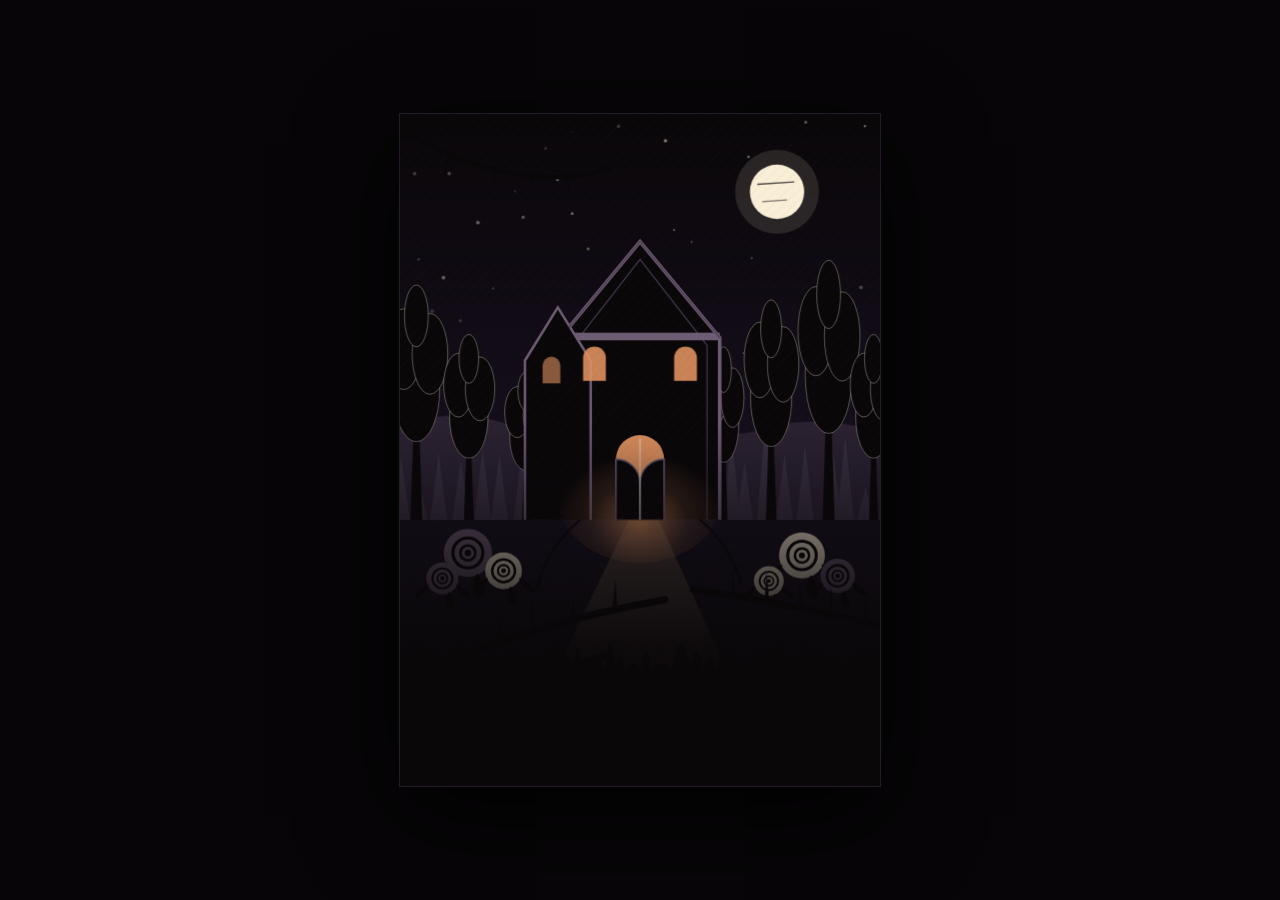
<file: book.html>
<!DOCTYPE html>
<html lang="zh-CN">
<head>
<meta charset="utf-8">
<meta name="viewport" content="width=device-width,initial-scale=1,viewport-fit=cover,user-scalable=no">
<meta name="theme-color" content="#0A0709">
<title>星尘古牌 · 塔罗屋</title>
<link rel="icon" href="./00.png">
<style>
@font-face{font-family:'XCSerif';src:url('./assets/fonts/noto-serif-sc-subset.woff2') format('woff2');font-display:swap}
*{margin:0;padding:0;box-sizing:border-box;-webkit-tap-highlight-color:transparent}
:root{
  --ink:#0A0709; --ink2:#141019; --wall:#201826;
  --violet:#6E5C75; --violetD:#3E3446; --violetL:#8F7C96;
  --paper:#F9EFD7; --paperHi:#FFFCF0; --paperMid:#E8D8B6; --paperD:#C9AC80;
  --ochre:#DE915F; --red:#D93A33;
  --serif:'XCSerif','Noto Serif CJK SC','Songti SC','PingFang SC',serif;
}
html,body{height:100%;background:#070507;overflow:hidden}
body{display:grid;place-items:center;font-family:var(--serif);color:var(--paper);
  -webkit-font-smoothing:antialiased;text-rendering:optimizeLegibility}
#page{position:relative;width:min(100vw,480px);aspect-ratio:5/7;max-height:100dvh;overflow:hidden;
  background:var(--ink);box-shadow:0 0 0 1px #241c2a,0 28px 90px rgba(0,0,0,.75);isolation:isolate}

/* ============ 分层：底景 → 牌（中景）→ 前景 → 遮光 → 文字 ============ */
#art{position:absolute;inset:0;z-index:1}
#art svg{position:absolute;inset:0;width:100%;height:100%;display:block}
#cards{position:absolute;inset:0;pointer-events:none;perspective:1000px;z-index:2}
#fg{position:absolute;inset:0;pointer-events:none;z-index:3}
#fg svg{position:absolute;inset:0;width:100%;height:100%;display:block}
#scrim{position:absolute;inset:0;pointer-events:none;z-index:4;
  background:linear-gradient(180deg,rgba(10,7,9,0) 46%,rgba(10,7,9,.55) 62%,rgba(10,7,9,.92) 78%,#0A0709 88%);
  opacity:0;transition:opacity 1.1s ease}
#scrim.on{opacity:1}
#dimmer{position:absolute;inset:0;pointer-events:none;z-index:5;background:rgba(10,7,9,0);
  transition:background 1.1s ease}
#txt{position:absolute;left:0;right:0;bottom:0;height:42%;padding:0 26px 22px;display:flex;flex-direction:column;
  justify-content:flex-end;pointer-events:none;z-index:6}
#txt>*{pointer-events:auto}

.ly{will-change:transform;transform-origin:50% 62%}
#art>svg{transform-origin:50% 46%}
.fgly{transform-origin:50% 62%}
.doorleaf{transform-box:fill-box;will-change:transform}
.doorleaf[data-side="L"]{transform-origin:left center}
.doorleaf[data-side="R"]{transform-origin:right center}

/* ============ 文字 ============ */
.line{font-size:14.5px;line-height:2.05;letter-spacing:.10em;color:var(--paper);
  opacity:0;transform:translateY(10px);transition:opacity 1.1s ease,transform 1.1s ease}
.line.on{opacity:1;transform:none}
.line.dim{color:var(--violetL)}
.line.big{font-size:17px;line-height:1.9;letter-spacing:.16em;color:var(--paperHi)}
.line.ochre{color:var(--ochre);font-size:10px;letter-spacing:.42em;line-height:2.6}
.rule{height:1px;background:var(--violet);opacity:.42;margin:14px 0 12px;width:100%}
.hint{font-size:9.5px;letter-spacing:.36em;color:var(--violetL);margin-top:12px;animation:breathe 2.6s ease-in-out infinite}
@keyframes breathe{0%,100%{opacity:.4}50%{opacity:1}}

/* ============ 选项 ============ */
#opts{display:flex;flex-direction:column;gap:0;margin-top:4px}
.opt{display:flex;align-items:center;gap:14px;padding:13px 2px;position:relative;cursor:pointer;
  opacity:0;transform:translateY(8px);transition:opacity .7s ease,transform .7s ease}
.opt.on{opacity:1;transform:none}
.opt .n{font-size:9px;color:var(--violetL);letter-spacing:0;width:14px;flex:none}
.opt .t{font-size:14.5px;letter-spacing:.12em;color:var(--paper)}
.opt .d{font-size:9.5px;letter-spacing:.2em;color:var(--violetL);margin-left:auto}
.opt .l{position:absolute;left:0;right:0;bottom:0;height:1px;background:var(--violet);opacity:.28}
.opt:active .t{color:var(--red)}
.opt.sel .t{color:var(--paperHi)}
.opt.sel .l{background:var(--red);opacity:1;height:2px}

/* ============ 盖印 ============ */
.seal{margin-top:18px;width:100%;display:flex;align-items:center;gap:14px;cursor:pointer;
  opacity:0;transform:translateY(8px);transition:opacity .7s,transform .7s}
.seal.on{opacity:1;transform:none}
.seal .box{width:40px;height:40px;background:var(--red);color:var(--paperHi);display:grid;place-items:center;
  font-size:13px;letter-spacing:.05em;box-shadow:3px 3px 0 rgba(10,7,9,.45)}
.seal .cap{font-size:10px;letter-spacing:.34em;color:var(--violetL)}

/* ============ 解读 ============ */
#read{display:none;flex-direction:column}
#read.on{display:flex}
.rcard{font-size:9.5px;letter-spacing:.4em;color:var(--ochre);margin-bottom:6px}
.rname{font-size:15px;letter-spacing:.14em;color:var(--paperHi);margin-bottom:8px}
.rtext{font-size:12.5px;line-height:1.95;letter-spacing:.06em;color:#E6DCC4;
  max-height:132px;overflow:hidden;display:block}
#dots{display:flex;gap:8px;margin-top:14px;align-items:center}
#dots i{width:16px;height:2px;background:var(--violet);opacity:.35;transition:.4s}
#dots i.on{background:var(--red);opacity:1;width:26px}

/* ============ 卡（中景） ============ */
.card{position:absolute;width:74px;height:118px;pointer-events:auto;cursor:pointer;
  transition:transform .9s cubic-bezier(.22,.5,.24,1),opacity .6s;
  transform-style:preserve-3d;will-change:transform}
.card .face{position:absolute;inset:0;backface-visibility:hidden;-webkit-backface-visibility:hidden;
  box-shadow:3px 4px 0 rgba(10,7,9,.35)}
.card .back{background:var(--ink);border:1px solid var(--violet)}
.card .back::before{content:'';position:absolute;inset:5px;border:1px solid var(--violet);opacity:.55}
.card .back::after{content:'';position:absolute;left:50%;top:26%;width:16px;height:16px;margin-left:-8px;
  border-radius:50%;background:var(--paper);opacity:.9;
  box-shadow:-8px 3px 0 0 var(--ink),10px 12px 0 -5px var(--paper),-4px 34px 0 -6px var(--ochre)}
.card .front{transform:rotateY(180deg);background:var(--paper);border:1px solid var(--ink);overflow:hidden}
.card .front img{width:100%;height:100%;object-fit:cover;display:block}
.card.flip{transform:rotateY(180deg)}
.card.live .back::before{animation:cardglow 1.7s ease-in-out infinite}
@keyframes cardglow{0%,100%{box-shadow:0 0 0 0 rgba(222,145,95,0);opacity:.55}
  50%{box-shadow:0 0 16px 3px rgba(222,145,95,.4);opacity:.9}}
.ripple{position:absolute;inset:0;border-radius:0;border:1px solid var(--ochre);opacity:0;
  transform:scale(.8);animation:rip .55s ease-out forwards;pointer-events:none}
@keyframes rip{0%{opacity:.9;transform:scale(.8)}100%{opacity:0;transform:scale(1.5)}}

/* ============ 舞台（剪纸片 / 幕 / 脚灯） ============ */
.st{opacity:0;transform:translate(var(--tx,0px),var(--ty,90px)) scale(var(--sc,1));transform-origin:50% 100%}
.archline{stroke-dasharray:1;stroke-dashoffset:1}
.curtain{will-change:transform}
</style>
</head>
<body>
<div id="page">
  <div id="art"></div>
  <div id="cards"></div>
  <div id="fg"></div>
  <div id="scrim"></div>
  <div id="dimmer"></div>
  <div id="txt"></div>
</div>
<script src="./book.js?v=4"></script>
</body>
</html>
</file>
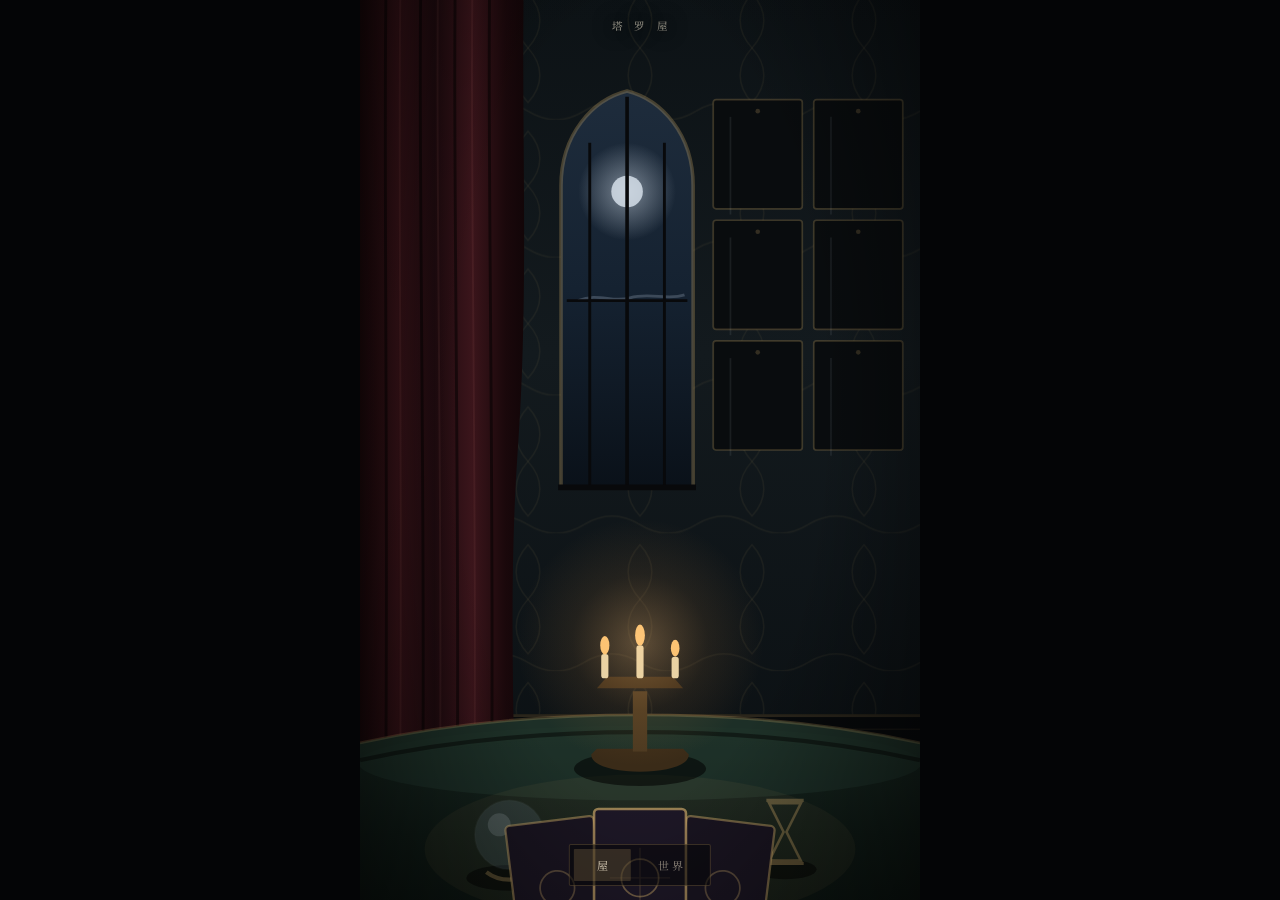
<file: m1-two-frames.html>
<!DOCTYPE html>
<html lang="zh-CN">
<head>
<meta charset="UTF-8">
<meta name="viewport" content="width=device-width,initial-scale=1,viewport-fit=cover">
<meta name="theme-color" content="#07090b">
<title>M1 · 两帧：屋 / 世界</title>
<style>
@font-face{font-family:"Xingchen Serif";src:url("./assets/fonts/noto-serif-sc-subset.woff2") format("woff2");font-display:swap}
:root{--serif:"Xingchen Serif","Songti SC","Noto Serif CJK SC",Georgia,serif}
*{margin:0;padding:0;box-sizing:border-box;-webkit-tap-highlight-color:transparent}
html,body{height:100%;background:#040506;overflow:hidden}
body{font-family:var(--serif);color:#e8dcc4;display:flex;align-items:center;justify-content:center}

.stage{position:relative;width:100%;height:100dvh;max-width:560px;overflow:hidden;background:#040506}
.frame{position:absolute;inset:0;opacity:0;visibility:hidden;transition:opacity .85s ease,visibility .85s}
.frame.on{opacity:1;visibility:visible}
.frame svg{display:block;width:100%;height:100%}

.caption{position:absolute;left:0;right:0;top:calc(18px + env(safe-area-inset-top));z-index:20;
  text-align:center;font-size:10.5px;letter-spacing:.42em;text-indent:.42em;
  color:rgba(240,230,208,.72);pointer-events:none;
  text-shadow:0 1px 10px rgba(0,0,0,.85),0 0 22px rgba(0,0,0,.6)}

.toggle{position:absolute;left:50%;bottom:calc(14px + env(safe-area-inset-bottom));transform:translateX(-50%);
  display:flex;gap:5px;z-index:30;background:rgba(6,7,9,.55);border:1px solid rgba(200,165,103,.24);
  padding:4px;border-radius:2px}
.toggle button{border:0;background:none;color:rgba(232,220,196,.62);font-family:var(--serif);
  font-size:11px;letter-spacing:.26em;text-indent:.26em;padding:8px 20px;border-radius:1px;cursor:pointer}
.toggle button.on{background:rgba(200,165,103,.20);color:#f4e8ce}
</style>
</head>
<body>
<div class="stage">

  <!-- ==================== 第一帧：塔罗屋 ==================== -->
  <section class="frame on" id="frameRoom">
    <svg viewBox="0 0 390 844" preserveAspectRatio="xMidYMid slice" xmlns="http://www.w3.org/2000/svg">
      <defs>
        <linearGradient id="wallG" x1="0" y1="0" x2="0" y2="1">
          <stop offset="0" stop-color="#0A0F12"/><stop offset=".42" stop-color="#131A1E"/>
          <stop offset=".78" stop-color="#0B1013"/><stop offset="1" stop-color="#060809"/>
        </linearGradient>
        <pattern id="damask" width="78" height="96" patternUnits="userSpaceOnUse">
          <g fill="none" stroke="#C8A567" stroke-opacity=".10" stroke-width="1">
            <path d="M39 8 C50 20 50 34 39 46 C28 34 28 20 39 8 Z"/>
            <path d="M39 46 C50 58 50 72 39 84 C28 72 28 58 39 46 Z"/>
            <path d="M0 90 C13 82 26 82 39 90 C52 98 65 98 78 90"/>
          </g>
        </pattern>
        <linearGradient id="damFade" x1="0" y1="0" x2="0" y2="1">
          <stop offset="0" stop-color="#0A0F12" stop-opacity="1"/>
          <stop offset=".15" stop-color="#0A0F12" stop-opacity="0"/>
          <stop offset=".72" stop-color="#0A0F12" stop-opacity="0"/>
          <stop offset="1" stop-color="#060809" stop-opacity="1"/>
        </linearGradient>
        <linearGradient id="velvet" x1="0" y1="0" x2="1" y2="0">
          <stop offset="0" stop-color="#170709"/><stop offset=".22" stop-color="#331116"/>
          <stop offset=".44" stop-color="#1D0A0E"/><stop offset=".66" stop-color="#3B151B"/>
          <stop offset=".86" stop-color="#1A080B"/><stop offset="1" stop-color="#100507"/>
        </linearGradient>
        <linearGradient id="nightSky" x1="0" y1="0" x2="0" y2="1">
          <stop offset="0" stop-color="#1E2C3C"/><stop offset=".5" stop-color="#152231"/><stop offset="1" stop-color="#0A1119"/>
        </linearGradient>
        <radialGradient id="moonGlow"><stop offset="0" stop-color="#DDE8F4" stop-opacity=".65"/>
          <stop offset="1" stop-color="#DDE8F4" stop-opacity="0"/></radialGradient>
        <linearGradient id="cloth" x1="0" y1="0" x2="0" y2="1">
          <stop offset="0" stop-color="#1A2A23"/><stop offset=".35" stop-color="#101C17"/><stop offset="1" stop-color="#050907"/>
        </linearGradient>
        <radialGradient id="candlePool"><stop offset="0" stop-color="#FFC178" stop-opacity=".34"/>
          <stop offset=".55" stop-color="#E09A4E" stop-opacity=".10"/>
          <stop offset="1" stop-color="#E09A4E" stop-opacity="0"/></radialGradient>
        <radialGradient id="vignette" cx=".5" cy=".46" r=".78">
          <stop offset=".42" stop-color="#000" stop-opacity="0"/>
          <stop offset="1" stop-color="#000" stop-opacity=".82"/></radialGradient>
      </defs>

      <rect width="390" height="844" fill="url(#wallG)"/>
      <rect width="390" height="844" fill="url(#damask)" opacity=".70"/>
      <rect width="390" height="844" fill="url(#damFade)"/>

      <!-- 墙裙 -->
      <rect x="0" y="606" width="390" height="238" fill="#07090B"/>
      <rect x="0" y="606" width="390" height="2" fill="#C8A567" opacity=".18"/>
      <rect x="0" y="616" width="390" height="1" fill="#C8A567" opacity=".08"/>

      <!-- 窗 -->
      <g transform="translate(140,168)">
        <path d="M0 280 V70 C0 34 22 10 46 4 C70 10 92 34 92 70 V280 Z" fill="url(#nightSky)"/>
        <circle cx="46" cy="74" r="34" fill="url(#moonGlow)" opacity=".75"/>
        <circle cx="46" cy="74" r="11" fill="#DDE6F0" opacity=".8"/>
        <path d="M12 150 C26 144 36 152 48 148 C62 144 74 150 86 146" stroke="#C6D6E8" stroke-opacity=".22" stroke-width="2" fill="none"/>
        <path d="M0 280 V70 C0 34 22 10 46 4 C70 10 92 34 92 70 V280" fill="none" stroke="#C8A567" stroke-opacity=".30" stroke-width="2.5"/>
        <path d="M46 8 V280" stroke="#08090B" stroke-width="2.5"/>
        <path d="M20 40 V280" stroke="#08090B" stroke-width="2"/>
        <path d="M72 40 V280" stroke="#08090B" stroke-width="2"/>
        <path d="M4 150 H88" stroke="#08090B" stroke-width="2"/>
        <path d="M-2 280 H94" stroke="#08090B" stroke-width="4"/>
      </g>

      <!-- 标本框 -->
      <g transform="translate(246,178)" stroke="#C8A567" stroke-opacity=".26" stroke-width="1.2">
        <rect x="0" y="0" width="62" height="76" rx="2" fill="#090C0E"/>
        <rect x="70" y="0" width="62" height="76" rx="2" fill="#090C0E"/>
        <rect x="0" y="84" width="62" height="76" rx="2" fill="#090C0E"/>
        <rect x="70" y="84" width="62" height="76" rx="2" fill="#090C0E"/>
        <rect x="0" y="168" width="62" height="76" rx="2" fill="#090C0E"/>
        <rect x="70" y="168" width="62" height="76" rx="2" fill="#090C0E"/>
      </g>
      <g opacity=".5">
        <g stroke="#DCE8F0" stroke-opacity=".16" stroke-width="1.2">
          <path d="M258 190 L258 258"/><path d="M328 190 L328 258"/>
          <path d="M258 274 L258 342"/><path d="M328 274 L328 342"/>
          <path d="M258 358 L258 426"/><path d="M328 358 L328 426"/>
        </g>
        <g fill="#C8A567" opacity=".45">
          <circle cx="277" cy="186" r="1.6"/><circle cx="347" cy="186" r="1.6"/>
          <circle cx="277" cy="270" r="1.6"/><circle cx="347" cy="270" r="1.6"/>
          <circle cx="277" cy="354" r="1.6"/><circle cx="347" cy="354" r="1.6"/>
        </g>
      </g>

      <!-- 帘 -->
      <g>
        <path d="M0 0 H118 C108 140 120 280 110 420 C100 560 114 700 106 844 H0 Z" fill="url(#velvet)"/>
        <g stroke="#000" stroke-opacity=".5" stroke-width="2" fill="none">
          <path d="M20 0 C14 200 22 430 16 844"/><path d="M44 0 C38 210 48 440 42 844"/>
          <path d="M68 0 C62 210 72 440 66 844"/><path d="M92 0 C86 200 96 430 90 844"/>
        </g>
        <g stroke="#C8786E" stroke-opacity=".09" stroke-width="1.4" fill="none">
          <path d="M30 0 C24 210 32 430 26 844"/><path d="M56 0 C50 220 60 440 54 844"/><path d="M80 0 C74 210 84 430 78 844"/>
        </g>
      </g>

      <!-- 桌 -->
      <path d="M0 626 C118 600 272 600 390 626 L390 844 L0 844 Z" fill="url(#cloth)"/>
      <ellipse cx="195" cy="640" rx="196" ry="26" fill="#243A30" opacity=".55"/>
      <path d="M0 626 C118 600 272 600 390 626 L390 640 C272 616 118 616 0 640 Z" fill="#1E3129" opacity=".8"/>
      <path d="M0 626 C118 600 272 600 390 626" fill="none" stroke="#C8A567" stroke-opacity=".26" stroke-width="2"/>
      <path d="M0 638 C118 612 272 612 390 638" fill="none" stroke="#000" stroke-opacity=".45" stroke-width="3"/>
      <ellipse cx="195" cy="700" rx="150" ry="52" fill="#FFB870" opacity=".05"/>

      <!-- 烛台 -->
      <g transform="translate(195,556)">
        <ellipse cx="0" cy="88" rx="46" ry="12" fill="#000" opacity=".55"/>
        <path d="M-34 78 C-34 86 -18 90 0 90 C18 90 34 86 34 78 L30 74 L-30 74 Z" fill="#3A2B18"/>
        <rect x="-5" y="34" width="10" height="42" fill="#4A3820"/>
        <path d="M-30 32 L30 32 L23 24 L-23 24 Z" fill="#3A2B18"/>
        <g fill="#E9DCB4">
          <rect x="-27" y="8" width="5" height="17" rx="2"/><rect x="-2.5" y="2" width="5" height="23" rx="2"/>
          <rect x="22" y="10" width="5" height="15" rx="2"/>
        </g>
        <g fill="#FFC978">
          <ellipse cx="-24.5" cy="2" rx="3.2" ry="6.4"/><ellipse cx="0" cy="-5" rx="3.4" ry="7.4"/>
          <ellipse cx="24.5" cy="4" rx="3" ry="5.8"/>
        </g>
        <circle cx="0" cy="0" r="86" fill="url(#candlePool)"/>
      </g>

      <!-- 水晶球 -->
      <g transform="translate(104,690)">
        <ellipse cx="0" cy="30" rx="30" ry="9" fill="#000" opacity=".5"/>
        <circle r="24" fill="#7C97A8" opacity=".18" stroke="#BFD2DE" stroke-opacity=".28" stroke-width="1.2"/>
        <circle cx="-7" cy="-7" r="8" fill="#DDEBF4" opacity=".16"/>
        <path d="M-16 26 C-7 33 7 33 16 26" stroke="#C8A567" stroke-opacity=".35" stroke-width="3" fill="none"/>
      </g>

      <!-- 沙漏 -->
      <g transform="translate(296,688)">
        <ellipse cx="0" cy="26" rx="22" ry="7" fill="#000" opacity=".5"/>
      </g>
      <g transform="translate(296,688)" fill="none" stroke="#C8A567" stroke-opacity=".42" stroke-width="1.8">
        <path d="M-11 -20 H11 L1 0 L11 20 H-11 L-1 0 Z"/>
        <path d="M-13 -22 H13 M-13 22 H13" stroke-width="2.2"/>
      </g>

      <!-- 牌 -->
      <g transform="translate(195,720)">
        <ellipse cx="0" cy="52" rx="92" ry="18" fill="#000" opacity=".5"/>
        <g transform="rotate(-7) translate(-58,0)">
          <rect x="-31" y="-47" width="62" height="94" rx="3" fill="#191420" stroke="#C8A567" stroke-opacity=".5" stroke-width="1.6"/>
          <circle r="12" fill="none" stroke="#C8A567" stroke-opacity=".35" stroke-width="1.2"/>
        </g>
        <g transform="rotate(7) translate(58,0)">
          <rect x="-31" y="-47" width="62" height="94" rx="3" fill="#191420" stroke="#C8A567" stroke-opacity=".5" stroke-width="1.6"/>
          <circle r="12" fill="none" stroke="#C8A567" stroke-opacity=".35" stroke-width="1.2"/>
        </g>
        <g>
          <rect x="-32" y="-48" width="64" height="96" rx="3" fill="#1D1726" stroke="#C8A567" stroke-opacity=".72" stroke-width="1.8"/>
          <circle r="13" fill="none" stroke="#C8A567" stroke-opacity=".5" stroke-width="1.2"/>
          <path d="M0 -21 V21 M-21 0 H21" stroke="#C8A567" stroke-opacity=".22" stroke-width="1"/>
        </g>
      </g>

      <rect width="390" height="844" fill="url(#vignette)"/>
    </svg>
    <div class="caption">塔 罗 屋</div>
  </section>

  <!-- ==================== 第二帧：世界（太阳） ==================== -->
  <section class="frame" id="frameWorld">
    <svg viewBox="0 0 390 844" preserveAspectRatio="xMidYMid slice" xmlns="http://www.w3.org/2000/svg">
      <defs>
        <linearGradient id="skyG" x1="0" y1="0" x2="0" y2="1">
          <stop offset="0" stop-color="#E8B37E"/><stop offset=".2" stop-color="#DE9F70"/>
          <stop offset=".42" stop-color="#C07A5C"/><stop offset=".6" stop-color="#7E4C46"/>
          <stop offset=".78" stop-color="#47282A"/><stop offset="1" stop-color="#1A1013"/>
        </linearGradient>
        <radialGradient id="sunCore" cx=".5" cy=".5" r=".5">
          <stop offset="0" stop-color="#FFFDF2"/><stop offset=".55" stop-color="#FFE7BE"/>
          <stop offset=".82" stop-color="#F7C489"/><stop offset="1" stop-color="#F7C489" stop-opacity="0"/>
        </radialGradient>
        <radialGradient id="sunHalo">
          <stop offset="0" stop-color="#FFE3B0" stop-opacity=".55"/>
          <stop offset=".5" stop-color="#FFD197" stop-opacity=".18"/>
          <stop offset="1" stop-color="#FFC98C" stop-opacity="0"/>
        </radialGradient>
        <linearGradient id="soilG" x1="0" y1="0" x2="0" y2="1">
          <stop offset="0" stop-color="#6B4630"/><stop offset=".35" stop-color="#472C21"/>
          <stop offset=".72" stop-color="#26170F"/><stop offset="1" stop-color="#0D0705"/>
        </linearGradient>
        <linearGradient id="haze" x1="0" y1="0" x2="0" y2="1">
          <stop offset="0" stop-color="#F0C79C" stop-opacity="0"/>
          <stop offset=".5" stop-color="#F5D0A4" stop-opacity=".45"/>
          <stop offset="1" stop-color="#F5D0A4" stop-opacity="0"/>
        </linearGradient>
        <radialGradient id="cardGlow">
          <stop offset="0" stop-color="#FFF3D8" stop-opacity=".32"/>
          <stop offset="1" stop-color="#FFF3D8" stop-opacity="0"/>
        </radialGradient>
        <radialGradient id="vigW" cx=".5" cy=".44" r=".8">
          <stop offset=".46" stop-color="#000" stop-opacity="0"/>
          <stop offset="1" stop-color="#000" stop-opacity=".72"/>
        </radialGradient>
      </defs>

      <rect width="390" height="844" fill="url(#skyG)"/>

      <!-- 日 -->
      <circle cx="195" cy="336" r="106" fill="url(#sunHalo)" opacity=".5"/>
      <circle cx="195" cy="336" r="52" fill="url(#sunCore)"/>


      <g fill="#FFD9AE" opacity=".10">
        <ellipse cx="300" cy="252" rx="96" ry="5"/>
      </g>

      <!-- 地平线雾 -->
      <rect x="0" y="430" width="390" height="270" fill="url(#haze)" opacity=".7"/>

      <!-- 远山三重 -->
      <path d="M-10 516 L46 470 L96 502 L150 462 L204 500 L258 470 L312 504 L362 476 L400 496 L400 844 L-10 844 Z"
            fill="#B07A66" opacity=".52"/>
      <path d="M-10 552 L34 520 L82 548 L138 512 L196 546 L252 516 L310 548 L364 520 L400 540 L400 844 L-10 844 Z"
            fill="#7A4640" opacity=".78"/>
      <path d="M-10 590 L40 562 L96 586 L154 556 L214 588 L270 560 L326 590 L380 566 L400 574 L400 844 L-10 844 Z"
            fill="#472528" opacity=".92"/>

      <!-- 塔群（从地平线升起） -->
      <g fill="#241315">
        <path d="M254 560 L266 452 L278 560 Z"/><rect x="250" y="552" width="28" height="86"/>
        <path d="M292 580 L300 498 L308 580 Z"/><rect x="288" y="574" width="24" height="64"/>
        <path d="M228 590 L236 538 L244 590 Z"/>
      </g>
      <g fill="#FFD9A0" opacity=".5">
        <rect x="261" y="500" width="4" height="7" rx="2"/><rect x="261" y="520" width="4" height="7" rx="2"/>
        <rect x="295" y="530" width="4" height="7" rx="2"/>
      </g>

      <!-- 田野 -->
      <path d="M0 604 C120 590 270 590 390 604 L390 844 L0 844 Z" fill="url(#soilG)"/>
      <g stroke="#000" stroke-opacity=".20" stroke-width="2" fill="none">
        <path d="M195 604 C160 680 96 760 34 844"/><path d="M195 604 C176 686 150 770 118 844"/>
        <path d="M195 604 C204 686 222 770 240 844"/><path d="M195 604 C226 690 280 776 330 844"/>
        <path d="M195 604 C120 668 40 716 -20 748"/><path d="M195 604 C270 668 350 716 410 748"/>
      </g>
      <g stroke="#FFC48C" stroke-opacity=".10" stroke-width="1" fill="none">
        <path d="M195 604 C168 682 110 762 52 844"/><path d="M195 604 C214 690 250 774 272 844"/>
      </g>

      <!-- 牌（锚点，永远不动） -->
      <g transform="translate(195,672)">
        <ellipse cx="0" cy="0" rx="132" ry="96" fill="url(#cardGlow)"/>
        <g transform="rotate(-6) translate(-56,0)">
          <rect x="-30" y="-46" width="60" height="92" rx="3" fill="#EFDFC0" stroke="#8C6E3E" stroke-opacity=".7" stroke-width="1.4"/>
          <rect x="-24" y="-40" width="48" height="80" rx="2" fill="none" stroke="#8C6E3E" stroke-opacity=".3"/>
        </g>
        <g transform="rotate(6) translate(56,0)">
          <rect x="-30" y="-46" width="60" height="92" rx="3" fill="#EFDFC0" stroke="#8C6E3E" stroke-opacity=".7" stroke-width="1.4"/>
          <rect x="-24" y="-40" width="48" height="80" rx="2" fill="none" stroke="#8C6E3E" stroke-opacity=".3"/>
        </g>
        <g>
          <rect x="-31" y="-47" width="62" height="94" rx="3" fill="#F4E6C8" stroke="#7E5F32" stroke-width="1.8"/>
          <rect x="-25" y="-41" width="50" height="82" rx="2" fill="none" stroke="#7E5F32" stroke-opacity=".4"/>
          <circle r="12" fill="none" stroke="#7E5F32" stroke-opacity=".8" stroke-width="1.4"/>
          <circle cx="0" cy="0" r="5" fill="#7E5F32" opacity=".55"/>
          <g stroke="#7E5F32" stroke-opacity=".55" stroke-width="1.2">
            <path d="M0 -20 V-15"/><path d="M0 15 V20"/><path d="M-20 0 H-15"/><path d="M15 0 H20"/>
            <path d="M-14 -14 L-10.6 -10.6"/><path d="M14 -14 L10.6 -10.6"/>
            <path d="M-14 14 L-10.6 10.6"/><path d="M14 14 L10.6 10.6"/>
          </g>
        </g>
      </g>

      <!-- 前景草 -->
      <g fill="#120B09" opacity=".92">
        <path d="M0 844 Q10 780 4 742 Q16 792 26 844 Z"/>
        <path d="M28 844 Q34 768 30 726 Q46 784 54 844 Z"/>
        <path d="M62 844 Q60 792 70 754 Q78 796 84 844 Z"/>
        <path d="M330 844 Q338 776 332 738 Q350 790 356 844 Z"/>
        <path d="M362 844 Q356 786 366 748 Q372 796 380 844 Z"/>
        <path d="M96 844 Q94 806 104 776 Q108 812 112 844 Z"/>
        <path d="M286 844 Q292 800 284 770 Q302 810 306 844 Z"/>
        <path d="M12 844 Q20 802 14 776 Q30 812 38 844 Z"/>
        <path d="M120 844 Q114 810 124 784 Q132 816 136 844 Z"/>
        <path d="M156 844 Q164 806 158 780 Q172 814 178 844 Z"/>
        <path d="M262 844 Q256 812 266 786 Q274 818 278 844 Z"/>
        <path d="M316 844 Q322 806 314 778 Q332 814 336 844 Z"/>
        <path d="M372 844 Q368 812 378 786 Q386 818 390 844 Z"/>
        <path d="M204 844 Q210 816 202 794 Q218 822 222 844 Z"/>
      </g>

      <rect width="390" height="844" fill="url(#vigW)"/>
    </svg>
    <div class="caption">世界 · 太阳</div>
  </section>

  <div class="toggle">
    <button id="btnRoom" class="on">屋</button>
    <button id="btnWorld">世界</button>
  </div>
</div>

<script>
(function(){
  var room = document.getElementById('frameRoom');
  var world = document.getElementById('frameWorld');
  var bR = document.getElementById('btnRoom');
  var bW = document.getElementById('btnWorld');
  function show(w){
    var isW = w === 'world';
    world.classList.toggle('on', isW);
    room.classList.toggle('on', !isW);
    bW.classList.toggle('on', isW);
    bR.classList.toggle('on', !isW);
  }
  bR.addEventListener('click', function(){ show('room'); });
  bW.addEventListener('click', function(){ show('world'); });
  var x0 = null, stage = document.querySelector('.stage');
  stage.addEventListener('touchstart', function(e){ x0 = e.touches[0].clientX; }, {passive:true});
  stage.addEventListener('touchend', function(e){
    if (x0 === null) return;
    var dx = e.changedTouches[0].clientX - x0;
    if (Math.abs(dx) > 46) show(dx < 0 ? 'world' : 'room');
    x0 = null;
  }, {passive:true});
})();
</script>
</body>
</html>
</file>
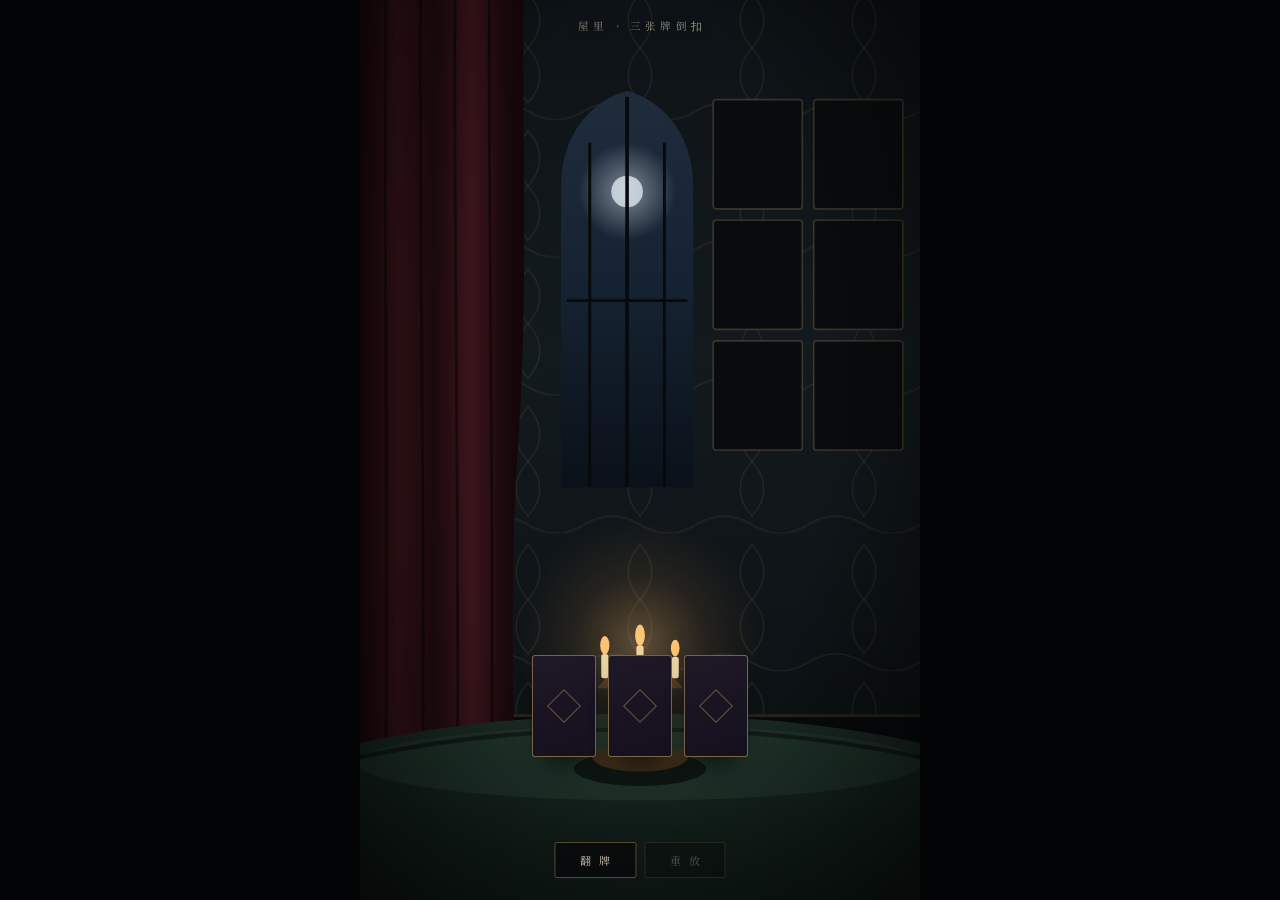
<file: m2-blackout.html>
<!DOCTYPE html>
<html lang="zh-CN">
<head>
<meta charset="UTF-8">
<meta name="viewport" content="width=device-width,initial-scale=1,viewport-fit=cover">
<meta name="theme-color" content="#050607">
<title>M2 · 黑场连续</title>
<style>
@font-face{font-family:"Xingchen Serif";src:url("./assets/fonts/noto-serif-sc-subset.woff2") format("woff2");font-display:swap}
:root{--serif:"Xingchen Serif","Songti SC","Noto Serif CJK SC",Georgia,serif}
*{margin:0;padding:0;box-sizing:border-box;-webkit-tap-highlight-color:transparent}
html,body{height:100%;background:#030405;overflow:hidden}
body{font-family:var(--serif);color:#e8dcc4;display:flex;align-items:center;justify-content:center}
.stage{position:relative;width:100%;height:100dvh;max-width:560px;overflow:hidden;background:#030405;isolation:isolate}
.frame{position:absolute;inset:0;transition:opacity .8s ease}
.frame svg{display:block;width:100%;height:100%}
#worldSvg{opacity:0}
#worldSvg.in{opacity:1}
.rise{transition:transform 1.15s cubic-bezier(.3,.8,.25,1),opacity 1s ease}
#worldSvg .lay-far{transform:translateY(26px);opacity:.0}
#worldSvg .lay-mid{transform:translateY(34px);opacity:.0}
#worldSvg .lay-near{transform:translateY(44px);opacity:.0}
#worldSvg.in .lay-far{transform:none;opacity:1}
#worldSvg.in .lay-mid{transform:none;opacity:1;transition-delay:.2s}
#worldSvg.in .lay-near{transform:none;opacity:1;transition-delay:.42s}

.veil{position:absolute;inset:0;background:#000;opacity:0;pointer-events:none;
  transition:opacity .5s ease;z-index:20}
.veil.on{opacity:1}
.veil.out{opacity:0;transition-duration:.9s}

/* 牌：两帧里坐标相同 */
.cards{position:absolute;left:50%;top:706px;transform:translate(-50%,-50%);display:flex;gap:12px;z-index:15}
.card{width:64px;height:102px;perspective:700px;cursor:pointer}
.inner{position:relative;width:100%;height:100%;transform-style:preserve-3d;
  transition:transform .62s cubic-bezier(.4,.05,.2,1)}
.card.flip .inner{transform:rotateY(180deg)}
.f{position:absolute;inset:0;backface-visibility:hidden;border-radius:3px;border:1px solid rgba(200,165,103,.55);
  box-shadow:0 18px 30px -16px #000}
.f.back{background:linear-gradient(160deg,#1F1828,#14101C)}
.f.back::after{content:"";position:absolute;left:50%;top:50%;width:22px;height:22px;transform:translate(-50%,-50%) rotate(45deg);
  border:1px solid rgba(200,165,103,.45)}
.f.front{transform:rotateY(180deg);background:linear-gradient(180deg,#F4E6C8,#E2CFA8);
  border-color:rgba(126,95,50,.8);display:flex;align-items:center;justify-content:center}
.f.front::after{content:"";width:26px;height:26px;border:1.5px solid rgba(126,95,50,.75);border-radius:50%}

.ui{position:absolute;left:50%;bottom:calc(22px + env(safe-area-inset-bottom));transform:translateX(-50%);
  z-index:40;display:flex;gap:8px}
.ui button{padding:9px 22px;border:1px solid rgba(200,165,103,.4);border-radius:2px;background:rgba(8,7,11,.7);
  color:rgba(240,228,200,.9);font-family:var(--serif);font-size:11px;letter-spacing:.24em;text-indent:.24em;cursor:pointer}
.ui button:disabled{opacity:.35}
.cap{position:absolute;left:0;right:0;top:calc(18px + env(safe-area-inset-top));z-index:30;text-align:center;
  font-size:10.5px;letter-spacing:.4em;text-indent:.4em;color:rgba(240,230,208,.6);pointer-events:none;
  text-shadow:0 1px 10px rgba(0,0,0,.8)}
</style>
</head>
<body>
<div class="stage" id="stage">

  <!-- 屋 -->
  <div class="frame" id="roomSvg">
    <svg viewBox="0 0 390 844" preserveAspectRatio="xMidYMid slice" xmlns="http://www.w3.org/2000/svg">
      <defs>
        <linearGradient id="wallG" x1="0" y1="0" x2="0" y2="1">
          <stop offset="0" stop-color="#0A0F12"/><stop offset=".42" stop-color="#131A1E"/>
          <stop offset=".78" stop-color="#0B1013"/><stop offset="1" stop-color="#060809"/>
        </linearGradient>
        <pattern id="damask" width="78" height="96" patternUnits="userSpaceOnUse">
          <g fill="none" stroke="#C8A567" stroke-opacity=".10" stroke-width="1">
            <path d="M39 8 C50 20 50 34 39 46 C28 34 28 20 39 8 Z"/>
            <path d="M39 46 C50 58 50 72 39 84 C28 72 28 58 39 46 Z"/>
            <path d="M0 90 C13 82 26 82 39 90 C52 98 65 98 78 90"/>
          </g>
        </pattern>
        <linearGradient id="damFade" x1="0" y1="0" x2="0" y2="1">
          <stop offset="0" stop-color="#0A0F12" stop-opacity="1"/>
          <stop offset=".15" stop-color="#0A0F12" stop-opacity="0"/>
          <stop offset=".72" stop-color="#0A0F12" stop-opacity="0"/>
          <stop offset="1" stop-color="#060809" stop-opacity="1"/>
        </linearGradient>
        <linearGradient id="velvet" x1="0" y1="0" x2="1" y2="0">
          <stop offset="0" stop-color="#170709"/><stop offset=".22" stop-color="#331116"/>
          <stop offset=".44" stop-color="#1D0A0E"/><stop offset=".66" stop-color="#3B151B"/>
          <stop offset=".86" stop-color="#1A080B"/><stop offset="1" stop-color="#100507"/>
        </linearGradient>
        <linearGradient id="nightSky" x1="0" y1="0" x2="0" y2="1">
          <stop offset="0" stop-color="#1E2C3C"/><stop offset=".5" stop-color="#152231"/><stop offset="1" stop-color="#0A1119"/>
        </linearGradient>
        <radialGradient id="moonGlow"><stop offset="0" stop-color="#DDE8F4" stop-opacity=".5"/>
          <stop offset="1" stop-color="#DDE8F4" stop-opacity="0"/></radialGradient>
        <linearGradient id="cloth" x1="0" y1="0" x2="0" y2="1">
          <stop offset="0" stop-color="#1A2A23"/><stop offset=".35" stop-color="#101C17"/><stop offset="1" stop-color="#050907"/>
        </linearGradient>
        <radialGradient id="candlePool"><stop offset="0" stop-color="#FFC178" stop-opacity=".34"/>
          <stop offset=".55" stop-color="#E09A4E" stop-opacity=".10"/>
          <stop offset="1" stop-color="#E09A4E" stop-opacity="0"/></radialGradient>
        <radialGradient id="vignette" cx=".5" cy=".46" r=".78">
          <stop offset=".42" stop-color="#000" stop-opacity="0"/>
          <stop offset="1" stop-color="#000" stop-opacity=".82"/></radialGradient>
      </defs>

      <rect width="390" height="844" fill="url(#wallG)"/>
      <rect width="390" height="844" fill="url(#damask)"/>
      <rect width="390" height="844" fill="url(#damFade)"/>
      <rect x="0" y="606" width="390" height="238" fill="#07090B"/>
      <rect x="0" y="606" width="390" height="2" fill="#C8A567" opacity=".18"/>

      <!-- 窗 -->
      <g transform="translate(140,168)">
        <path d="M0 280 V70 C0 34 22 10 46 4 C70 10 92 34 92 70 V280 Z" fill="url(#nightSky)"/>
        <circle cx="46" cy="74" r="34" fill="url(#moonGlow)"/>
        <circle cx="46" cy="74" r="11" fill="#DDE6F0" opacity=".8"/>
        <path d="M4 150 H88" stroke="#08090B" stroke-width="2"/>
        <path d="M46 8 V280" stroke="#08090B" stroke-width="2.5"/>
        <path d="M20 40 V280" stroke="#08090B" stroke-width="2"/>
        <path d="M72 40 V280" stroke="#08090B" stroke-width="2"/>
      </g>

      <!-- 标本框 -->
      <g transform="translate(246,178)" stroke="#C8A567" stroke-opacity=".24" stroke-width="1.2">
        <rect x="0" y="0" width="62" height="76" rx="2" fill="#090C0E"/>
        <rect x="70" y="0" width="62" height="76" rx="2" fill="#090C0E"/>
        <rect x="0" y="84" width="62" height="76" rx="2" fill="#090C0E"/>
        <rect x="70" y="84" width="62" height="76" rx="2" fill="#090C0E"/>
        <rect x="0" y="168" width="62" height="76" rx="2" fill="#090C0E"/>
        <rect x="70" y="168" width="62" height="76" rx="2" fill="#090C0E"/>
      </g>

      <!-- 帘：右缘曲线是山脊的前身 -->
      <path id="curtainEdge" d="M0 0 H118 C108 140 120 280 110 420 C100 560 114 700 106 844 L0 844 Z" fill="url(#velvet)"/>
      <g stroke="#000" stroke-opacity=".45" stroke-width="2" fill="none">
        <path d="M20 0 C14 200 22 430 16 844"/><path d="M44 0 C38 210 48 440 42 844"/>
        <path d="M68 0 C62 210 72 440 66 844"/><path d="M92 0 C86 200 96 430 90 844"/>
      </g>

      <!-- 桌：前沿是地平线的前身 -->
      <path d="M0 626 C118 600 272 600 390 626 L390 844 L0 844 Z" fill="url(#cloth)"/>
      <ellipse cx="195" cy="640" rx="196" ry="26" fill="#243A30" opacity=".55"/>
      <path d="M0 636 C118 610 272 610 390 636" fill="none" stroke="#000" stroke-opacity=".45" stroke-width="3"/>

      <!-- 烛台 -->
      <g transform="translate(195,556)">
        <ellipse cx="0" cy="88" rx="46" ry="12" fill="#000" opacity=".55"/>
        <path d="M-34 78 C-34 86 -18 90 0 90 C18 90 34 86 34 78 L30 74 L-30 74 Z" fill="#3A2B18"/>
        <rect x="-5" y="34" width="10" height="42" fill="#4A3820"/>
        <path d="M-30 32 L30 32 L23 24 L-23 24 Z" fill="#3A2B18"/>
        <g fill="#E9DCB4"><rect x="-27" y="8" width="5" height="17" rx="2"/>
          <rect x="-2.5" y="2" width="5" height="23" rx="2"/><rect x="22" y="10" width="5" height="15" rx="2"/></g>
        <g fill="#FFC978"><ellipse cx="-24.5" cy="2" rx="3.2" ry="6.4"/>
          <ellipse cx="0" cy="-5" rx="3.4" ry="7.4"/><ellipse cx="24.5" cy="4" rx="3" ry="5.8"/></g>
        <circle cx="0" cy="0" r="86" fill="url(#candlePool)"/>
      </g>

      <rect width="390" height="844" fill="url(#vignette)"/>
    </svg>
  </div>

  <!-- 世界 -->
  <div class="frame" id="worldSvg">
    <svg viewBox="0 0 390 844" preserveAspectRatio="xMidYMid slice" xmlns="http://www.w3.org/2000/svg">
      <defs>
        <linearGradient id="skyG" x1="0" y1="0" x2="0" y2="1">
          <stop offset="0" stop-color="#3A2A3E"/><stop offset=".28" stop-color="#6B4A54"/>
          <stop offset=".52" stop-color="#B07A66"/><stop offset=".72" stop-color="#D9A277"/>
          <stop offset=".88" stop-color="#E8BC8E"/><stop offset="1" stop-color="#1A1013"/>
        </linearGradient>
        <radialGradient id="sunCore" cx=".5" cy=".5" r=".5">
          <stop offset="0" stop-color="#FFFDF2"/><stop offset=".6" stop-color="#FFEBC8"/>
          <stop offset="1" stop-color="#F8C98E"/></radialGradient>
        <radialGradient id="sunHalo"><stop offset="0" stop-color="#FFE3B0" stop-opacity=".45"/>
          <stop offset="1" stop-color="#FFC98C" stop-opacity="0"/></radialGradient>
        <linearGradient id="soilG" x1="0" y1="0" x2="0" y2="1">
          <stop offset="0" stop-color="#4A3022"/><stop offset=".35" stop-color="#332017"/>
          <stop offset=".72" stop-color="#26170F"/><stop offset="1" stop-color="#0D0705"/></linearGradient>
        <radialGradient id="cardGlow"><stop offset="0" stop-color="#FFF3D8" stop-opacity=".30"/>
          <stop offset="1" stop-color="#FFF3D8" stop-opacity="0"/></radialGradient>
        <radialGradient id="vigW" cx=".5" cy=".44" r=".8">
          <stop offset=".46" stop-color="#000" stop-opacity="0"/><stop offset="1" stop-color="#000" stop-opacity=".72"/></radialGradient>
      </defs>

      <rect width="390" height="844" fill="url(#skyG)"/>

      <!-- 日：生在于窗框之内 -->
      <circle cx="186" cy="320" r="84" fill="url(#sunHalo)" opacity=".8"/>
      <circle cx="186" cy="320" r="50" fill="url(#sunCore)"/>

      <!-- 远山：左峰落在帘缘的位置 -->
      <g class="lay-far rise">
        <path d="M-10 486 C40 452 78 470 112 452 C150 432 190 466 232 452 C272 440 306 468 344 456 C366 450 386 456 400 452 L400 844 L-10 844 Z"
              fill="#9A6455" opacity=".5"/>
      </g>

      <!-- 中景：塔群 -->
      <g class="lay-mid rise" fill="#2A1718">
        <path d="M262 566 L272 470 L282 566 Z"/><rect x="258" y="556" width="28" height="70"/>
        <path d="M300 588 L307 512 L314 588 Z"/><rect x="296" y="580" width="22" height="46"/>
        <path d="M236 596 L243 540 L250 596 Z"/>
        <g fill="#FFD9A0" opacity=".5">
          <rect x="268" y="512" width="4" height="7" rx="2"/><rect x="268" y="532" width="4" height="7" rx="2"/>
        </g>
      </g>

      <!-- 田野：上沿与桌沿同一条曲线 -->
      <g class="lay-near rise">
        <path d="M0 636 C118 610 272 610 390 636 L390 844 L0 844 Z" fill="url(#soilG)"/>
        <g stroke="#000" stroke-opacity=".38" stroke-width="2.4" fill="none">
          <path d="M195 636 C160 700 96 772 34 844"/><path d="M195 636 C176 706 150 780 118 844"/>
          <path d="M195 636 C204 706 222 780 240 844"/><path d="M195 636 C226 710 280 788 330 844"/>
        </g>
        <g fill="#120B09">
          <path d="M0 844 Q10 792 4 758 Q16 800 26 844 Z"/><path d="M28 844 Q34 780 30 742 Q46 794 54 844 Z"/>
          <path d="M330 844 Q338 788 332 754 Q350 798 356 844 Z"/><path d="M362 844 Q356 798 366 764 Q372 804 380 844 Z"/>
        </g>
      </g>

      <!-- 牌：坐标与屋里完全一致 -->
      <ellipse cx="195" cy="700" rx="132" ry="82" fill="url(#cardGlow)"/>

      <!-- 窗拱的残影：一根相同的线 -->
      <path d="M140 448 V238 C140 202 162 178 186 172 C210 178 232 202 232 238 V448"
            fill="none" stroke="#FFEAC2" stroke-opacity=".10" stroke-width="1.5"/>

      <rect width="390" height="844" fill="url(#vigW)"/>
    </svg>
  </div>

  <!-- 牌（两帧共用） -->
  <div class="cards" id="cards">
    <div class="card"><div class="inner"><div class="f back"></div><div class="f front"></div></div></div>
    <div class="card"><div class="inner"><div class="f back"></div><div class="f front"></div></div></div>
    <div class="card"><div class="inner"><div class="f back"></div><div class="f front"></div></div></div>
  </div>

  <div class="veil" id="veil"></div>
  <div class="cap" id="cap">屋里 · 三张牌倒扣</div>

  <div class="ui">
    <button id="drawBtn">翻 牌</button>
    <button id="replayBtn" disabled>重 放</button>
  </div>
</div>

<script>
(function(){
  var cards = [].slice.call(document.querySelectorAll('.card'));
  var veil = document.getElementById('veil');
  var worldEl = document.getElementById('worldSvg');
  var roomEl = document.getElementById('roomSvg');
  var cap = document.getElementById('cap');
  var drawBtn = document.getElementById('drawBtn');
  var replayBtn = document.getElementById('replayBtn');
  var timers = [];
  var busy = false;

  function clearTimers(){ timers.forEach(clearTimeout); timers = []; }
  function later(fn, ms){ timers.push(setTimeout(fn, ms)); }

  function reset(){
    clearTimers();
    busy = false;
    cards.forEach(function(c){ c.classList.remove('flip'); });
    worldEl.classList.remove('in');
    veil.className = 'veil';
    roomEl.style.opacity = '1';
    cap.textContent = '屋里 · 三张牌倒扣';
    drawBtn.disabled = false;
    replayBtn.disabled = true;
  }

  function play(){
    if (busy) return;
    busy = true;
    drawBtn.disabled = true;

    // 1) 逐张翻牌
    cards.forEach(function(c, i){
      later(function(){ c.classList.add('flip'); }, 220 + i * 420);
    });

    // 2) 黑场
    later(function(){
      cap.textContent = '';
      veil.classList.add('on');
    }, 1900);

    // 3) 黑场中换景
    later(function(){
      worldEl.classList.add('in');
      later(function(){ veil.classList.remove('on'); }, 320);
      cap.textContent = '牌意的世界';
    }, 2450);

    // 4) 收束
    later(function(){
      replayBtn.disabled = false;
      busy = false;
    }, 4200);
  }

  drawBtn.addEventListener('click', play);
  replayBtn.addEventListener('click', reset);
  // 允许点牌翻
  cards.forEach(function(c){
    c.addEventListener('click', function(){
      if (busy) return;
      c.classList.add('flip');
      if (cards.every(function(x){ return x.classList.contains('flip'); })) play();
    });
  });
  reset();
})();
</script>
</body>
</html>
</file>
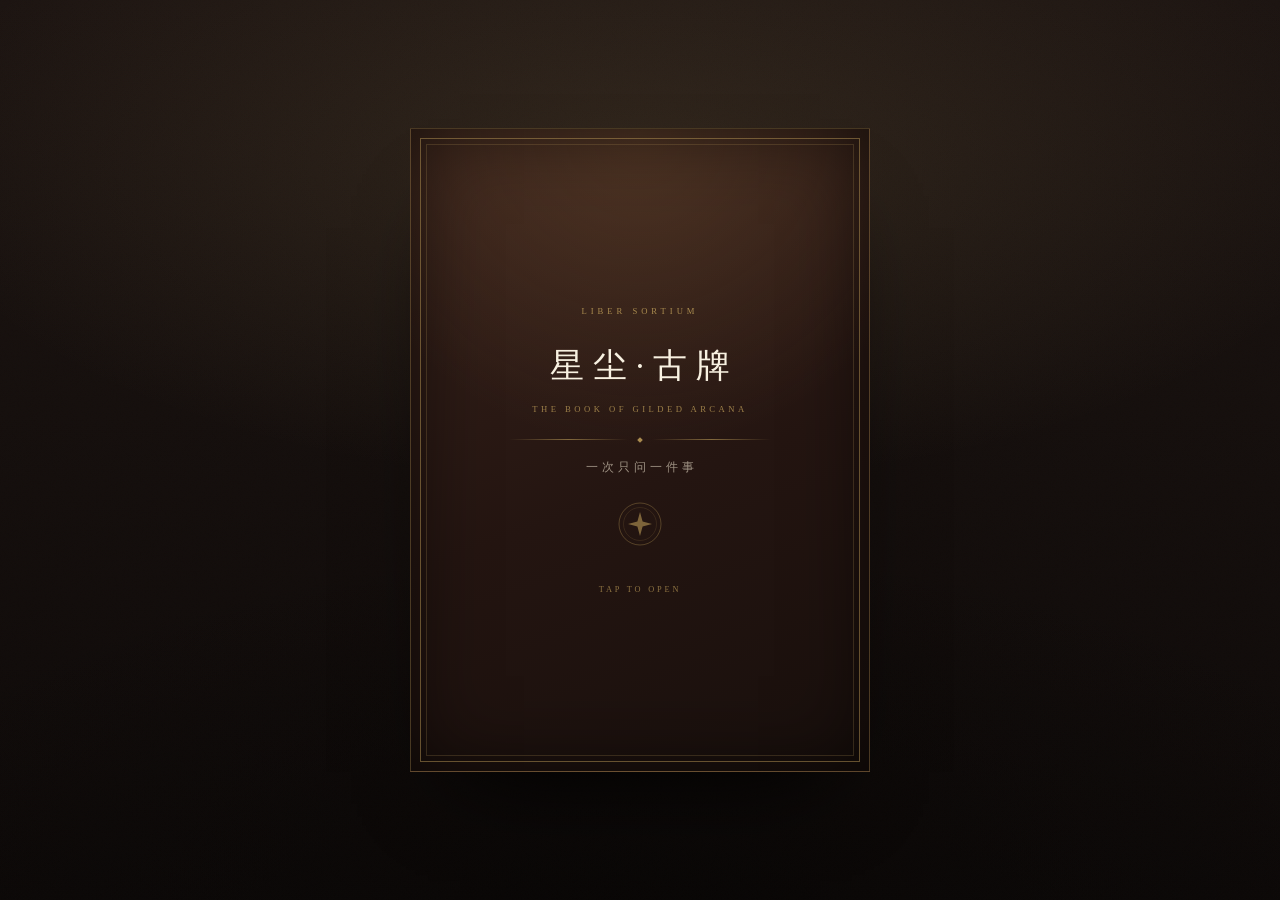
<file: preview.html>
<!DOCTYPE html>
<html lang="zh-CN">
<head>
<meta charset="UTF-8">
<meta name="viewport" content="width=device-width, initial-scale=1.0, viewport-fit=cover">
<meta name="theme-color" content="#120C0A">
<title>星尘·古牌 · 插画叙事版</title>
<style>
/* ==================================================================
   插画叙事版
   · 每一页 = 一帧画面 + 一条旁白
   · 翻页是真的绕书脊旋转，带纸面阴影扫过
   · 点击推进，画面分层浮现
   ================================================================== */
*{margin:0;padding:0;box-sizing:border-box;-webkit-tap-highlight-color:transparent;}
html,body{height:100%;}
:root{
  --desk:#120C0A;
  --paper:#EFE5CE;
  --paper-2:#F8F1E1;
  --ink:#2B2118;
  --ink-2:#5C4B39;
  --rubric:#8C3A2E;
  --brass:#A98B4F;
  --serif:"Songti SC","Noto Serif SC",Georgia,serif;
  --latin:"Didot","Times New Roman",Georgia,serif;
  --ease:cubic-bezier(.32,.72,.3,1);
}
body{
  background:var(--desk);color:var(--paper);min-height:100dvh;
  font-family:var(--serif);overflow:hidden;position:relative;
  -webkit-font-smoothing:antialiased;user-select:none;
}
.desk{position:fixed;inset:0;z-index:0;pointer-events:none;
  background:
    radial-gradient(80% 50% at 50% 18%,rgba(190,158,104,.14),transparent 72%),
    radial-gradient(120% 90% at 50% 116%,#080605,transparent 62%),
    linear-gradient(180deg,#1C1411,#0D0908);}
.desk::after{content:"";position:absolute;inset:0;opacity:.055;mix-blend-mode:overlay;
  background-image:url("data:image/svg+xml;utf8,<svg xmlns='http://www.w3.org/2000/svg' width='200' height='200'><filter id='n'><feTurbulence type='fractalNoise' baseFrequency='0.8' numOctaves='4'/></filter><rect width='200' height='200' filter='url(%23n)' opacity='.5'/></svg>");}

/* ---------------- 舞台 ---------------- */
.stage{
  position:relative;z-index:2;height:100dvh;width:100%;max-width:560px;margin:0 auto;
  perspective:1900px;perspective-origin:50% 40%;
  display:flex;align-items:center;justify-content:center;
  padding:calc(14px + env(safe-area-inset-top)) 14px calc(14px + env(safe-area-inset-bottom));
}

/* ---------------- 封面 ---------------- */
.cover{
  position:relative;width:100%;max-width:460px;aspect-ratio:3/4.2;
  background:
    radial-gradient(110% 80% at 50% 0%,rgba(120,84,52,.38),transparent 62%),
    linear-gradient(160deg,#3A241C,#241511 55%,#180F0C);
  border:1px solid rgba(169,139,79,.32);
  box-shadow:0 50px 90px -50px #000,inset 0 0 80px rgba(0,0,0,.6);
  display:flex;flex-direction:column;align-items:center;justify-content:center;
  text-align:center;padding:32px 24px;
  transform-origin:left center;
  transition:transform 1s var(--ease),opacity .9s var(--ease);
  cursor:pointer;
}
.cover::before{content:"";position:absolute;inset:9px;border:1px solid rgba(169,139,79,.55);pointer-events:none;}
.cover::after{content:"";position:absolute;inset:15px;border:1px solid rgba(169,139,79,.24);pointer-events:none;}
.cover .cn-corner{position:absolute;width:22px;height:22px;opacity:.8;}
.cover .cn-corner.tl{top:6px;left:6px;}
.cover .cn-corner.tr{top:6px;right:6px;transform:rotate(90deg);}
.cover .cn-corner.br{bottom:6px;right:6px;transform:rotate(180deg);}
.cover .cn-corner.bl{bottom:6px;left:6px;transform:rotate(270deg);}
.cover .seal{margin-top:26px;opacity:.9;}
.cover.open{transform:rotateY(-172deg);opacity:0;}
.cover .top{font-family:var(--latin);font-size:.54rem;letter-spacing:.46em;color:var(--brass);text-transform:uppercase;}
.cover h1{margin-top:26px;font-size:clamp(1.55rem,6.6vw,2.1rem);font-weight:500;letter-spacing:.26em;text-indent:.26em;color:var(--paper-2);line-height:1.4;white-space:nowrap;}
.cover .lat{margin-top:14px;font-family:var(--latin);font-size:.54rem;letter-spacing:.4em;color:var(--brass);text-transform:uppercase;opacity:.9;}
.cover .rule{display:flex;align-items:center;gap:10px;width:64%;margin:24px auto 0;}
.cover .rule i{flex:1;height:1px;background:linear-gradient(90deg,transparent,rgba(169,139,79,.7),transparent);}
.cover .rule b{width:4px;height:4px;background:var(--brass);transform:rotate(45deg);}
.cover .sub{margin-top:18px;font-size:.72rem;letter-spacing:.34em;text-indent:.34em;color:rgba(239,229,206,.6);}
.cover .tap{margin-top:34px;font-family:var(--latin);font-size:.52rem;letter-spacing:.34em;color:rgba(169,139,79,.8);text-transform:uppercase;
  animation:breathe 3.4s ease-in-out infinite;}
@keyframes breathe{0%,100%{opacity:.4;}50%{opacity:1;}}

/* ---------------- 书页 ---------------- */
.book{position:absolute;inset:calc(14px + env(safe-area-inset-top)) 14px calc(14px + env(safe-area-inset-bottom));
  display:none;transform-style:preserve-3d;}
.book.on{display:block;}

.sheet{
  position:absolute;inset:0;
  background:var(--paper);color:var(--ink);
  box-shadow:0 30px 70px -40px #000;
  transform-origin:left center;
  transform-style:preserve-3d;
  overflow:hidden;
  will-change:transform;
}
.sheet.turning{transition:transform .82s cubic-bezier(.44,.06,.28,1),box-shadow .82s ease;}
.sheet.turning-in{transition:transform .82s cubic-bezier(.44,.06,.28,1);}

/* 纸纹 / 压边 */
.page{backface-visibility:hidden;}          /* 转过 90° 后正文消失 */
.backside{position:absolute;inset:0;z-index:5;pointer-events:none;
  transform:rotateY(180deg);backface-visibility:hidden;
  background:linear-gradient(200deg,#F3EAD6,#E6DBC1 60%,#DFD3B7);
  box-shadow:inset 0 0 46px rgba(90,74,56,.26);}
.backside::after{content:"";position:absolute;inset:0;opacity:.18;mix-blend-mode:multiply;
  background-image:url("data:image/svg+xml;utf8,<svg xmlns='http://www.w3.org/2000/svg' width='170' height='170'><filter id='b'><feTurbulence type='fractalNoise' baseFrequency='0.95' numOctaves='4'/></filter><rect width='170' height='170' filter='url(%23b)' opacity='.4'/></svg>");}
.sheet .grain{position:absolute;inset:0;pointer-events:none;opacity:.20;mix-blend-mode:multiply;z-index:6;
  background-image:url("data:image/svg+xml;utf8,<svg xmlns='http://www.w3.org/2000/svg' width='170' height='170'><filter id='p'><feTurbulence type='fractalNoise' baseFrequency='0.95' numOctaves='4'/></filter><rect width='170' height='170' filter='url(%23p)' opacity='.42'/></svg>");}
.sheet .edge{position:absolute;inset:0;pointer-events:none;z-index:6;
  box-shadow:inset 0 0 52px rgba(90,74,56,.20),inset 0 -22px 34px -18px rgba(90,74,56,.20);}
.sheet .spine-shade{position:absolute;left:0;top:0;bottom:0;width:56px;z-index:7;pointer-events:none;opacity:0;
  background:linear-gradient(90deg,rgba(20,14,10,.55),transparent);}
.sheet.turning .spine-shade{opacity:1;transition:opacity .4s;}
/* 翻页时扫过的高光 */
.sheet .sweep{position:absolute;inset:0;z-index:8;pointer-events:none;opacity:0;
  background:linear-gradient(100deg,rgba(255,246,225,.55) 0%,rgba(255,246,225,.08) 28%,transparent 46%);}
.sheet.turning .sweep{animation:sweep .82s linear;}
@keyframes sweep{0%{opacity:0;}18%{opacity:.85;}60%{opacity:.25;}100%{opacity:0;}}

/* 中世纪花边 */
.ruleframe{position:absolute;inset:10px;border:1px solid rgba(43,33,24,.5);z-index:4;pointer-events:none;}
.ruleframe::before{content:"";position:absolute;inset:3px;border:1px solid rgba(169,139,79,.55);}
.corner{position:absolute;width:24px;height:24px;z-index:5;pointer-events:none;}
.corner svg{width:100%;height:100%;display:block;}
.corner.tl{top:5px;left:5px;}
.corner.tr{top:5px;right:5px;transform:rotate(90deg);}
.corner.br{bottom:5px;right:5px;transform:rotate(180deg);}
.corner.bl{bottom:5px;left:5px;transform:rotate(270deg);}

/* 页内布局 */
.page{position:absolute;inset:0;display:flex;flex-direction:column;padding:24px 18px 16px;z-index:3;}
.main{flex:1;display:flex;flex-direction:column;justify-content:center;min-height:0;}
.runhead{display:flex;justify-content:space-between;font-family:var(--latin);font-size:.5rem;
  letter-spacing:.28em;text-transform:uppercase;color:var(--ink-2);opacity:.7;padding:0 8px;}
.plateno{margin-top:16px;text-align:center;font-family:var(--latin);font-size:.56rem;letter-spacing:.42em;
  text-transform:uppercase;color:var(--rubric);}

/* 画面 */
.art{
  position:relative;margin:10px auto 0;width:min(74%,286px);aspect-ratio:270/456;
  border:1px solid rgba(43,33,24,.55);padding:5px;background:rgba(255,255,255,.45);
  box-shadow:0 16px 34px -24px rgba(43,33,24,.95);
  overflow:hidden;
}
.art::before{content:"";position:absolute;inset:3px;border:1px solid rgba(169,139,79,.6);z-index:2;pointer-events:none;}
.art img{display:block;width:100%;height:100%;object-fit:cover;object-position:50% 0;
  /* 不用 transform 缩放：部分机型上会导致图片底部出现灰色未绘制块 */
  filter:sepia(.10) contrast(1.03) saturate(.92);}
.art .glaze{position:absolute;inset:0;z-index:3;pointer-events:none;
  background:radial-gradient(120% 80% at 50% 0%,transparent 45%,rgba(60,44,30,.28) 100%);}

/* 旁白带 */
.band{
  width:min(74%,286px);margin:0 auto;position:relative;
  background:linear-gradient(180deg,rgba(34,25,20,.96),rgba(24,17,13,.97));
  color:var(--paper-2);padding:11px 12px 12px;text-align:center;
  box-shadow:0 12px 26px -20px #000;
  border-top:1px solid rgba(169,139,79,.55);
}
.band .en{font-family:var(--latin);font-size:.5rem;letter-spacing:.3em;text-transform:uppercase;
  color:rgba(230,208,164,.75);margin-bottom:7px;}
.band .cn{font-size:.84rem;line-height:1.75;letter-spacing:.04em;}

/* 逐条浮现 */
.rise{opacity:0;transform:translateY(14px);}
.sheet.enter .rise{animation:riseIn .8s var(--ease) forwards;}
.sheet.enter .r1{animation-delay:.10s;}
.sheet.enter .r2{animation-delay:.24s;}
.sheet.enter .r3{animation-delay:.38s;}
.sheet.enter .r4{animation-delay:.52s;}
@keyframes riseIn{to{opacity:1;transform:none;}}

/* 牌说 */
.moral{margin:16px auto 0;width:min(74%,286px);padding-top:12px;font-size:.78rem;line-height:1.9;
  color:var(--ink-2);border-top:1px solid rgba(43,33,24,.18);}
.moral b{color:var(--rubric);font-weight:400;letter-spacing:.18em;margin-right:6px;}
.folio{padding:10px 0 2px;text-align:center;font-family:var(--latin);font-size:.54rem;
  letter-spacing:.36em;color:var(--ink-2);opacity:.7;}

/* 提问页 */
.qwrap{margin-top:22px;padding:0 4px;}
.qwrap label{display:block;font-family:var(--latin);font-size:.52rem;letter-spacing:.34em;
  text-transform:uppercase;color:var(--rubric);margin-bottom:10px;}
.qwrap input{width:100%;background:transparent;border:0;border-bottom:1px solid rgba(43,33,24,.45);
  font-family:var(--serif);font-size:1.05rem;color:var(--ink);padding:10px 1px;outline:none;}
.qwrap input::placeholder{color:rgba(90,74,56,.5);}
.stamps{display:flex;gap:8px;flex-wrap:wrap;margin:16px 4px 0;}
.stamp{padding:6px 13px;border:1px solid rgba(140,58,46,.5);background:transparent;color:var(--rubric);
  font-family:var(--serif);font-size:.72rem;letter-spacing:.14em;cursor:pointer;transition:all .3s;}
.stamp.on{background:var(--rubric);color:var(--paper-2);}
.drawzone{margin-top:28px;padding-top:0;text-align:center;}
.drawzone button{padding:14px 42px;background:transparent;border:1px solid var(--rubric);color:var(--rubric);
  font-family:var(--serif);font-size:.84rem;letter-spacing:.34em;text-indent:.34em;cursor:pointer;transition:all .35s;}
.drawzone button:active{background:var(--rubric);color:var(--paper-2);}

/* 结语 */
.endp{display:flex;flex-direction:column;height:100%;justify-content:center;text-align:center;padding:0 8px;}
.endp h2{font-size:1.05rem;font-weight:500;letter-spacing:.24em;color:var(--ink);}
.endp .lat{font-family:var(--latin);font-size:.54rem;letter-spacing:.36em;text-transform:uppercase;color:var(--rubric);margin-top:10px;}
.endp p{margin-top:20px;font-size:.88rem;line-height:2.1;color:var(--ink);text-align:justify;}
.endp .orn{display:flex;align-items:center;justify-content:center;gap:8px;margin:22px 0;}
.endp .orn i{width:30px;height:1px;background:rgba(43,33,24,.3);}

/* 点击区与提示 */
.taphint{position:absolute;bottom:calc(18px + env(safe-area-inset-bottom));left:50%;transform:translateX(-50%);
  z-index:60;font-family:var(--latin);font-size:.5rem;letter-spacing:.32em;text-transform:uppercase;
  color:rgba(230,208,164,.55);pointer-events:none;transition:opacity .5s;white-space:nowrap;}
.taphint.hide{opacity:0;}
.chev{position:absolute;top:50%;transform:translateY(-50%);z-index:60;color:rgba(169,139,79,.55);
  font-size:1.1rem;pointer-events:none;opacity:0;transition:opacity .4s;}
.chev.l{left:8px;}
.chev.r{right:8px;}
.book.on .chev{opacity:.8;}

@media (prefers-reduced-motion:reduce){
  *{animation-duration:.01ms!important;transition-duration:.01ms!important;}
}
</style>
</head>
<body>
<div class="desk"></div>

<div class="stage">
  <!-- 封面 -->
  <section class="cover" id="cover">
    <div class="top">Liber Sortium</div>
    <h1>星尘·古牌</h1>
    <div class="lat">The Book of Gilded Arcana</div>
    <div class="rule"><i></i><b></b><i></i></div>
    <p class="sub">一次只问一件事</p>
    <div class="seal"><svg width="46" height="46" viewBox="0 0 46 46" fill="none">
      <circle cx="23" cy="23" r="21" stroke="rgba(169,139,79,.55)" stroke-width=".8"/>
      <circle cx="23" cy="23" r="16.5" stroke="rgba(169,139,79,.3)" stroke-width=".6"/>
      <path d="M23 11 L25.6 20.4 L35 23 L25.6 25.6 L23 35 L20.4 25.6 L11 23 L20.4 20.4 Z" fill="rgba(169,139,79,.75)"/>
    </svg></div>
    <div class="tap">tap to open</div>
  </section>

  <!-- 书页 -->
  <section class="book" id="book">
    <article class="sheet" id="sheetA">
      <div class="ruleframe"></div>
      <div class="corner tl"><svg viewBox="0 0 24 24" fill="none"><path d="M1 13 V1 H13" stroke="rgba(140,58,46,.75)" stroke-width="1"/><path d="M4.5 9.5 V4.5 H9.5" stroke="rgba(169,139,79,.85)" stroke-width=".8"/><circle cx="5" cy="5" r="1.7" fill="rgba(140,58,46,.6)"/></svg></div>
      <div class="corner tr"><svg viewBox="0 0 24 24" fill="none"><path d="M1 13 V1 H13" stroke="rgba(140,58,46,.75)" stroke-width="1"/><path d="M4.5 9.5 V4.5 H9.5" stroke="rgba(169,139,79,.85)" stroke-width=".8"/><circle cx="5" cy="5" r="1.7" fill="rgba(140,58,46,.6)"/></svg></div>
      <div class="corner br"><svg viewBox="0 0 24 24" fill="none"><path d="M1 13 V1 H13" stroke="rgba(140,58,46,.75)" stroke-width="1"/><path d="M4.5 9.5 V4.5 H9.5" stroke="rgba(169,139,79,.85)" stroke-width=".8"/><circle cx="5" cy="5" r="1.7" fill="rgba(140,58,46,.6)"/></svg></div>
      <div class="corner bl"><svg viewBox="0 0 24 24" fill="none"><path d="M1 13 V1 H13" stroke="rgba(140,58,46,.75)" stroke-width="1"/><path d="M4.5 9.5 V4.5 H9.5" stroke="rgba(169,139,79,.85)" stroke-width=".8"/><circle cx="5" cy="5" r="1.7" fill="rgba(140,58,46,.6)"/></svg></div>
      <div class="page" id="bodyA"></div>
      <div class="backside"></div>
      <div class="grain"></div><div class="edge"></div>
      <div class="spine-shade"></div><div class="sweep"></div>
    </article>

    <article class="sheet" id="sheetB" style="display:none;">
      <div class="ruleframe"></div>
      <div class="corner tl"><svg viewBox="0 0 24 24" fill="none"><path d="M1 13 V1 H13" stroke="rgba(140,58,46,.75)" stroke-width="1"/><path d="M4.5 9.5 V4.5 H9.5" stroke="rgba(169,139,79,.85)" stroke-width=".8"/><circle cx="5" cy="5" r="1.7" fill="rgba(140,58,46,.6)"/></svg></div>
      <div class="corner tr"><svg viewBox="0 0 24 24" fill="none"><path d="M1 13 V1 H13" stroke="rgba(140,58,46,.75)" stroke-width="1"/><path d="M4.5 9.5 V4.5 H9.5" stroke="rgba(169,139,79,.85)" stroke-width=".8"/><circle cx="5" cy="5" r="1.7" fill="rgba(140,58,46,.6)"/></svg></div>
      <div class="corner br"><svg viewBox="0 0 24 24" fill="none"><path d="M1 13 V1 H13" stroke="rgba(140,58,46,.75)" stroke-width="1"/><path d="M4.5 9.5 V4.5 H9.5" stroke="rgba(169,139,79,.85)" stroke-width=".8"/><circle cx="5" cy="5" r="1.7" fill="rgba(140,58,46,.6)"/></svg></div>
      <div class="corner bl"><svg viewBox="0 0 24 24" fill="none"><path d="M1 13 V1 H13" stroke="rgba(140,58,46,.75)" stroke-width="1"/><path d="M4.5 9.5 V4.5 H9.5" stroke="rgba(169,139,79,.85)" stroke-width=".8"/><circle cx="5" cy="5" r="1.7" fill="rgba(140,58,46,.6)"/></svg></div>
      <div class="page" id="bodyB"></div>
      <div class="backside"></div>
      <div class="grain"></div><div class="edge"></div>
      <div class="spine-shade"></div><div class="sweep"></div>
    </article>

    <div class="chev l">‹</div>
    <div class="chev r">›</div>
    <div class="taphint" id="hint">轻点右侧翻页</div>
  </section>
</div>

<script>
/* ---------------- 内容 ---------------- */
const SAMPLE=[
  {img:'./00.png',name:'愚者',lat:'The Fool',no:'Plate I',
   en:'AND SO HE LEFT THE GARDEN',
   cn:'他站在悬崖边上，没有地图，也没有行李。风把斗篷吹得鼓胀。',
   moral:'允许自己不知道路。第一步从来不是算出来的。',
   folio:'— I —'},
  {img:'./01.png',name:'魔术师',lat:'The Magician',no:'Plate II',
   en:'FOUR THINGS ON THE TABLE',
   cn:'杯、剑、杖、币，摆得整齐。他伸手，把空气拧成了形状。',
   moral:'你缺的不是条件，是抬手那一下。',
   folio:'— II —'},
  {img:'./12.png',name:'倒吊人',lat:'The Hanged Man',no:'Plate III',
   en:'HE SAW THE OTHER HALF',
   cn:'他倒着看世界，绳索缠住脚踝，脸上却没有痛苦。',
   moral:'停住不是失败。有些答案要倒过来才看得见。',
   folio:'— III —'}
];

const CORNERS=document.querySelectorAll('.corner').length;

const bodyA=document.getElementById('bodyA');
const bodyB=document.getElementById('bodyB');
const sheetA=document.getElementById('sheetA');
const sheetB=document.getElementById('sheetB');
const book=document.getElementById('book');
const cover=document.getElementById('cover');
const hint=document.getElementById('hint');

let pages=[];
let idx=0;
let front='A';       // 当前显示的是 A 还是 B
let busy=false;

/* ---------------- 页面模板 ---------------- */
function askHTML(){
  return `
    <div class="runhead"><span>Liber Sortium</span><span>Quaestio</span></div>
    <div class="main">
    <div class="plateno">The Question</div>
    <div class="qwrap rise r1">
      <label>You ask</label>
      <input id="qInput" placeholder="写下你要问的那件事" autocomplete="off">
    </div>
    <div class="stamps rise r2">
      <button class="stamp" data-q="感情发展">感情</button>
      <button class="stamp" data-q="事业方向">事业</button>
      <button class="stamp" data-q="财运状况">财运</button>
      <button class="stamp" data-q="自我成长">成长</button>
    </div>
    <p class="rise r3" style="margin:18px 4px 0;font-size:.82rem;line-height:1.95;color:#5C4B39;text-align:center;">把问题写在纸上，牌才知道要回答什么。</p>
    <div class="drawzone rise r4"><button id="drawBtn">抽 牌</button></div>
    </div>
    <div class="folio">— 序 —</div>`;
}

function cardHTML(c){
  return `
    <div class="runhead"><span>Liber Sortium</span><span>${c.lat}</span></div>
    <div class="main">
    <div class="plateno rise r1">${c.no}</div>
    <div class="art rise r1"><img src="${c.img}" alt="${c.name}"><div class="glaze"></div></div>
    <div class="band rise r2"><div class="en">${c.en}</div><div class="cn">${c.cn}</div></div>
    <div class="moral rise r3"><b>牌 说</b>${c.moral}</div>
    </div>
    <div class="folio rise r4">${c.folio}</div>`;
}

function endHTML(){
  return `
    <div class="endp">
      <div class="runhead" style="position:absolute;top:22px;left:26px;right:26px;"><span>Liber Sortium</span><span>Finis</span></div>
      <h2 class="rise r1">故事停在这里</h2>
      <div class="lat rise r1">Here the tale rests</div>
      <div class="orn rise r2"><i></i><svg width="20" height="8" viewBox="0 0 20 8" fill="none"><path d="M10 1 L12.4 4 L10 7 L7.6 4 Z" fill="rgba(140,58,46,.6)"/></svg><i></i></div>
      <p class="rise r3">牌只说了它知道的那部分。剩下的一页要你自己走完。若这三个画面里有一个让你停了一下，把它记住——那才是这次占卜真正给你的东西。</p>
      <div class="folio rise r4" style="margin-top:26px;">— 终 —</div>
    </div>`;
}

function htmlFor(p){
  if(p.kind==='ask') return askHTML();
  if(p.kind==='card') return cardHTML(SAMPLE[p.card]);
  return endHTML();
}

/* ---------------- 渲染与动画 ---------------- */
function paint(){
  const el = front==='A' ? bodyA : bodyB;
  el.innerHTML = htmlFor(pages[idx]);
  if(pages[idx].kind==='ask') bindAsk(el);
  const sheet = front==='A' ? sheetA : sheetB;
  sheet.classList.remove('enter');
  void sheet.offsetWidth;      // 重启动画
  sheet.classList.add('enter');
}

function bindAsk(el){
  const input=el.querySelector('#qInput');
  el.querySelectorAll('.stamp').forEach(s=>{
    s.onclick=(e)=>{
      e.stopPropagation();
      el.querySelectorAll('.stamp').forEach(x=>x.classList.remove('on'));
      s.classList.add('on');
      input.value=s.dataset.q;
    };
  });
  el.querySelector('#drawBtn').onclick=(e)=>{
    e.stopPropagation();
    const v=(input.value||'').trim();
    if(!v){ input.focus(); return; }
    pages=[{kind:'ask'},{kind:'card',card:0},{kind:'card',card:1},{kind:'card',card:2},{kind:'end'}];
    idx=1;
    hint.textContent='轻点右侧翻页';
    paint();
    hint.classList.remove('hide');
  };
}

/* 翻页：绕左侧书脊翻转，旧页翻走，新页在下面 */
function turn(dir){
  if(busy) return;
  if(dir>0 && idx>=pages.length-1) return;
  if(dir<0 && idx<=0) return;
  busy=true;

  const curBody = front==='A' ? bodyA : bodyB;
  const curSheet = front==='A' ? sheetA : sheetB;
  const nextSheet = front==='A' ? sheetB : sheetA;
  const nextBody = front==='A' ? bodyB : bodyA;

  idx += dir;

  // 新页预先铺好，位于下方
  nextBody.innerHTML = htmlFor(pages[idx]);
  nextSheet.style.display='block';
  nextSheet.style.transform='rotateY(0deg)';
  nextSheet.style.zIndex=1;
  nextSheet.classList.remove('enter');
  void nextSheet.offsetWidth;
  nextSheet.classList.add('enter');   // 翻页过程中下一页就是可见的
  curSheet.style.zIndex=2;

  if(dir>0){
    // 旧页向左翻走
    curSheet.classList.add('turning');
    requestAnimationFrame(()=>{
      curSheet.style.transform='rotateY(-176deg)';
      curSheet.style.boxShadow='60px 0 80px -40px rgba(0,0,0,.75)';
    });
    setTimeout(()=>{
      curSheet.classList.remove('turning');
      curSheet.style.display='none';
      curSheet.style.transform='rotateY(0deg)';
      curSheet.style.boxShadow='';
      finish(nextSheet, nextBody);
    },820);
  }else{
    // 往回翻：新页从左侧翻回来
    nextSheet.style.transform='rotateY(-176deg)';
    nextSheet.classList.add('turning-in');
    nextSheet.style.zIndex=3;
    void nextSheet.offsetWidth;
    requestAnimationFrame(()=>{ nextSheet.style.transform='rotateY(0deg)'; });
    setTimeout(()=>{
      nextSheet.classList.remove('turning-in');
      finish(nextSheet, nextBody);
    },820);
  }

  hint.classList.add('hide');
}

function finish(newSheet, newBody){
  front = front==='A' ? 'B' : 'A';
  const other = front==='A' ? sheetB : sheetA;
  other.style.display='none';
  other.style.zIndex=1;
  newSheet.style.zIndex=2;
  newSheet.classList.remove('enter');
  void newSheet.offsetWidth;
  newSheet.classList.add('enter');
  if(pages[idx].kind==='ask') bindAsk(newBody);
  // 修正：front 已切换，A/B 的实际内容需与 front 对齐
  busy=false;
  if(navigator.vibrate) navigator.vibrate(8);
}

/* ---------------- 交互 ---------------- */
cover.onclick=()=>{
  cover.classList.add('open');
  setTimeout(()=>{
    cover.style.display='none';
    book.classList.add('on');
    pages=[{kind:'ask'}];
    idx=0; front='A';
    sheetA.style.display='block';
    sheetB.style.display='none';
    paint();
    hint.classList.remove('hide');
  },700);
};

book.addEventListener('click',(e)=>{
  if(busy) return;
  // 点在输入框、按钮、提问区上时不翻页
  if(e.target.closest && e.target.closest('input,button,.qwrap,.stamps,.drawzone')) return;
  const r=book.getBoundingClientRect();
  const x=e.clientX-r.left;
  if(x > r.width*0.38) turn(1); else turn(-1);
});

let sx=0,sy=0;
document.addEventListener('touchstart',e=>{ sx=e.touches[0].clientX; sy=e.touches[0].clientY; },{passive:true});
document.addEventListener('touchend',e=>{
  const dx=e.changedTouches[0].clientX-sx, dy=e.changedTouches[0].clientY-sy;
  if(Math.abs(dx)<45||Math.abs(dy)>Math.abs(dx)) return;
  if(dx<0) turn(1); else turn(-1);
},{passive:true});
</script>
</body>
</html>
</file>
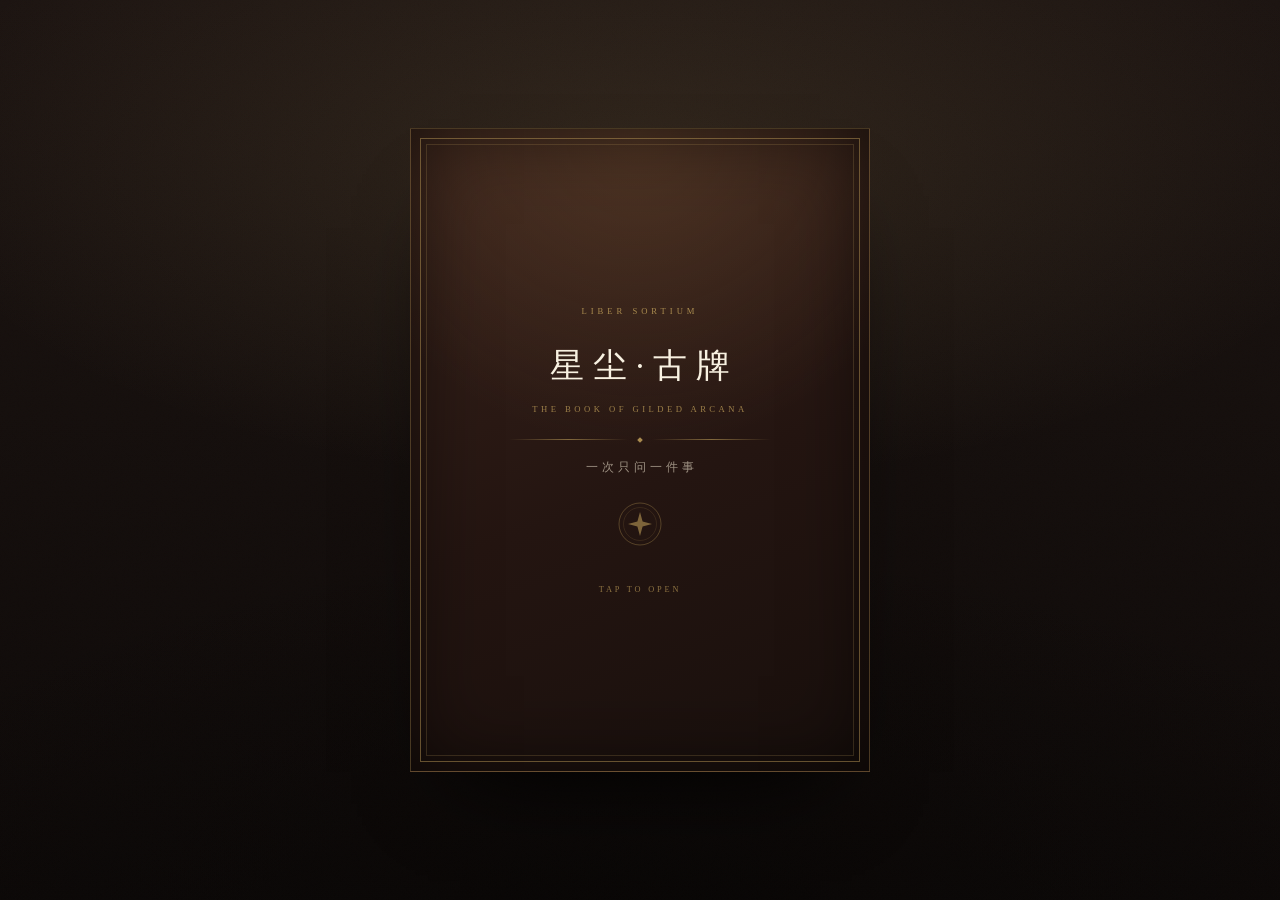
<file: ui-v3.html>
<!DOCTYPE html>
<html lang="zh-CN">
<head>
<meta charset="UTF-8">
<meta name="viewport" content="width=device-width, initial-scale=1.0, viewport-fit=cover">
<meta name="theme-color" content="#120C0A">
<title>星尘·古牌 · 书页版</title>
<style>
/* ==================================================================
   插画叙事版
   · 每一页 = 一帧画面 + 一条旁白
   · 翻页是真的绕书脊旋转，带纸面阴影扫过
   · 点击推进，画面分层浮现
   ================================================================== */
*{margin:0;padding:0;box-sizing:border-box;-webkit-tap-highlight-color:transparent;}
html,body{height:100%;}
:root{
  --desk:#120C0A;
  --paper:#EFE5CE;
  --paper-2:#F8F1E1;
  --ink:#2B2118;
  --ink-2:#5C4B39;
  --rubric:#8C3A2E;
  --brass:#A98B4F;
  --serif:"Songti SC","Noto Serif SC",Georgia,serif;
  --latin:"Didot","Times New Roman",Georgia,serif;
  --ease:cubic-bezier(.32,.72,.3,1);
}
body{
  background:var(--desk);color:var(--paper);min-height:100dvh;
  font-family:var(--serif);overflow:hidden;position:relative;
  -webkit-font-smoothing:antialiased;user-select:none;
}
.desk{position:fixed;inset:0;z-index:0;pointer-events:none;
  background:
    radial-gradient(80% 50% at 50% 18%,rgba(190,158,104,.14),transparent 72%),
    radial-gradient(120% 90% at 50% 116%,#080605,transparent 62%),
    linear-gradient(180deg,#1C1411,#0D0908);}
.desk::after{content:"";position:absolute;inset:0;opacity:.055;mix-blend-mode:overlay;
  background-image:url("data:image/svg+xml;utf8,<svg xmlns='http://www.w3.org/2000/svg' width='200' height='200'><filter id='n'><feTurbulence type='fractalNoise' baseFrequency='0.8' numOctaves='4'/></filter><rect width='200' height='200' filter='url(%23n)' opacity='.5'/></svg>");}

/* ---------------- 舞台 ---------------- */
.stage{
  position:relative;z-index:2;height:100dvh;width:100%;max-width:560px;margin:0 auto;
  perspective:1900px;perspective-origin:50% 40%;
  display:flex;align-items:center;justify-content:center;
  padding:calc(14px + env(safe-area-inset-top)) 14px calc(14px + env(safe-area-inset-bottom));
}

/* ---------------- 封面 ---------------- */
.cover{
  position:relative;width:100%;max-width:460px;aspect-ratio:3/4.2;
  background:
    radial-gradient(110% 80% at 50% 0%,rgba(120,84,52,.38),transparent 62%),
    linear-gradient(160deg,#3A241C,#241511 55%,#180F0C);
  border:1px solid rgba(169,139,79,.32);
  box-shadow:0 50px 90px -50px #000,inset 0 0 80px rgba(0,0,0,.6);
  display:flex;flex-direction:column;align-items:center;justify-content:center;
  text-align:center;padding:32px 24px;
  transform-origin:left center;
  transition:transform 1s var(--ease),opacity .9s var(--ease);
  cursor:pointer;
}
.cover::before{content:"";position:absolute;inset:9px;border:1px solid rgba(169,139,79,.55);pointer-events:none;}
.cover::after{content:"";position:absolute;inset:15px;border:1px solid rgba(169,139,79,.24);pointer-events:none;}
.cover .cn-corner{position:absolute;width:22px;height:22px;opacity:.8;}
.cover .cn-corner.tl{top:6px;left:6px;}
.cover .cn-corner.tr{top:6px;right:6px;transform:rotate(90deg);}
.cover .cn-corner.br{bottom:6px;right:6px;transform:rotate(180deg);}
.cover .cn-corner.bl{bottom:6px;left:6px;transform:rotate(270deg);}
.cover .seal{margin-top:26px;opacity:.9;}
.cover.open{transform:rotateY(-172deg);opacity:0;}
.cover .top{font-family:var(--latin);font-size:.54rem;letter-spacing:.46em;color:var(--brass);text-transform:uppercase;}
.cover h1{margin-top:26px;font-size:clamp(1.55rem,6.6vw,2.1rem);font-weight:500;letter-spacing:.26em;text-indent:.26em;color:var(--paper-2);line-height:1.4;white-space:nowrap;}
.cover .lat{margin-top:14px;font-family:var(--latin);font-size:.54rem;letter-spacing:.4em;color:var(--brass);text-transform:uppercase;opacity:.9;}
.cover .rule{display:flex;align-items:center;gap:10px;width:64%;margin:24px auto 0;}
.cover .rule i{flex:1;height:1px;background:linear-gradient(90deg,transparent,rgba(169,139,79,.7),transparent);}
.cover .rule b{width:4px;height:4px;background:var(--brass);transform:rotate(45deg);}
.cover .sub{margin-top:18px;font-size:.72rem;letter-spacing:.34em;text-indent:.34em;color:rgba(239,229,206,.6);}
.cover .tap{margin-top:34px;font-family:var(--latin);font-size:.52rem;letter-spacing:.34em;color:rgba(169,139,79,.8);text-transform:uppercase;
  animation:breathe 3.4s ease-in-out infinite;}
@keyframes breathe{0%,100%{opacity:.4;}50%{opacity:1;}}

/* ---------------- 书页 ---------------- */
.book{position:absolute;inset:calc(14px + env(safe-area-inset-top)) 14px calc(14px + env(safe-area-inset-bottom));
  display:none;transform-style:preserve-3d;}
.book.on{display:block;}

.sheet{
  position:absolute;inset:0;
  background:var(--paper);color:var(--ink);
  box-shadow:0 30px 70px -40px #000;
  transform-origin:left center;
  transform-style:preserve-3d;
  overflow:hidden;
  will-change:transform;
}
.sheet.turning{transition:transform .82s cubic-bezier(.44,.06,.28,1),box-shadow .82s ease;}
.sheet.turning-in{transition:transform .82s cubic-bezier(.44,.06,.28,1);}

/* 纸纹 / 压边 */
.page{backface-visibility:hidden;}          /* 转过 90° 后正文消失 */
.backside{position:absolute;inset:0;z-index:5;pointer-events:none;
  transform:rotateY(180deg);backface-visibility:hidden;
  background:linear-gradient(200deg,#F3EAD6,#E6DBC1 60%,#DFD3B7);
  box-shadow:inset 0 0 46px rgba(90,74,56,.26);}
.backside::after{content:"";position:absolute;inset:0;opacity:.18;mix-blend-mode:multiply;
  background-image:url("data:image/svg+xml;utf8,<svg xmlns='http://www.w3.org/2000/svg' width='170' height='170'><filter id='b'><feTurbulence type='fractalNoise' baseFrequency='0.95' numOctaves='4'/></filter><rect width='170' height='170' filter='url(%23b)' opacity='.4'/></svg>");}
.sheet .grain{position:absolute;inset:0;pointer-events:none;opacity:.20;mix-blend-mode:multiply;z-index:6;
  background-image:url("data:image/svg+xml;utf8,<svg xmlns='http://www.w3.org/2000/svg' width='170' height='170'><filter id='p'><feTurbulence type='fractalNoise' baseFrequency='0.95' numOctaves='4'/></filter><rect width='170' height='170' filter='url(%23p)' opacity='.42'/></svg>");}
.sheet .edge{position:absolute;inset:0;pointer-events:none;z-index:6;
  box-shadow:inset 0 0 52px rgba(90,74,56,.20),inset 0 -22px 34px -18px rgba(90,74,56,.20);}
.sheet .spine-shade{position:absolute;left:0;top:0;bottom:0;width:56px;z-index:7;pointer-events:none;opacity:0;
  background:linear-gradient(90deg,rgba(20,14,10,.55),transparent);}
.sheet.turning .spine-shade{opacity:1;transition:opacity .4s;}
/* 翻页时扫过的高光 */
.sheet .sweep{position:absolute;inset:0;z-index:8;pointer-events:none;opacity:0;
  background:linear-gradient(100deg,rgba(255,246,225,.55) 0%,rgba(255,246,225,.08) 28%,transparent 46%);}
.sheet.turning .sweep{animation:sweep .82s linear;}
@keyframes sweep{0%{opacity:0;}18%{opacity:.85;}60%{opacity:.25;}100%{opacity:0;}}

/* 中世纪花边 */
.ruleframe{position:absolute;inset:10px;border:1px solid rgba(43,33,24,.5);z-index:4;pointer-events:none;}
.ruleframe::before{content:"";position:absolute;inset:3px;border:1px solid rgba(169,139,79,.55);}
.corner{position:absolute;width:24px;height:24px;z-index:5;pointer-events:none;}
.corner svg{width:100%;height:100%;display:block;}
.corner.tl{top:5px;left:5px;}
.corner.tr{top:5px;right:5px;transform:rotate(90deg);}
.corner.br{bottom:5px;right:5px;transform:rotate(180deg);}
.corner.bl{bottom:5px;left:5px;transform:rotate(270deg);}

/* 页内布局 */
.page{position:absolute;inset:0;display:flex;flex-direction:column;padding:24px 18px 16px;z-index:3;}
.main{flex:1;display:flex;flex-direction:column;justify-content:center;min-height:0;}
.runhead{display:flex;justify-content:space-between;font-family:var(--latin);font-size:.5rem;
  letter-spacing:.28em;text-transform:uppercase;color:var(--ink-2);opacity:.7;padding:0 8px;}
.plateno{margin-top:16px;text-align:center;font-family:var(--latin);font-size:.56rem;letter-spacing:.42em;
  text-transform:uppercase;color:var(--rubric);}

/* 画面 */
.art{
  position:relative;margin:10px auto 0;width:min(74%,286px);aspect-ratio:270/456;
  border:1px solid rgba(43,33,24,.55);padding:5px;background:rgba(255,255,255,.45);
  box-shadow:0 16px 34px -24px rgba(43,33,24,.95);
  overflow:hidden;
}
.art::before{content:"";position:absolute;inset:3px;border:1px solid rgba(169,139,79,.6);z-index:2;pointer-events:none;}
.art img{display:block;width:100%;height:100%;object-fit:cover;object-position:50% 0;
  /* 不用 transform 缩放：部分机型上会导致图片底部出现灰色未绘制块 */
  filter:sepia(.10) contrast(1.03) saturate(.92);}
.art .glaze{position:absolute;inset:0;z-index:3;pointer-events:none;
  background:radial-gradient(120% 80% at 50% 0%,transparent 45%,rgba(60,44,30,.28) 100%);}

/* 旁白带 */
.band{
  width:min(74%,286px);margin:0 auto;position:relative;
  background:linear-gradient(180deg,rgba(34,25,20,.96),rgba(24,17,13,.97));
  color:var(--paper-2);padding:11px 12px 12px;text-align:center;
  box-shadow:0 12px 26px -20px #000;
  border-top:1px solid rgba(169,139,79,.55);
}
.band .en{font-family:var(--latin);font-size:.5rem;letter-spacing:.3em;text-transform:uppercase;
  color:rgba(230,208,164,.75);margin-bottom:7px;}
.band .cn{font-size:.84rem;line-height:1.75;letter-spacing:.04em;}

/* 逐条浮现 */
.rise{opacity:0;transform:translateY(14px);}
.sheet.enter .rise{animation:riseIn .8s var(--ease) forwards;}
.sheet.enter .r1{animation-delay:.10s;}
.sheet.enter .r2{animation-delay:.24s;}
.sheet.enter .r3{animation-delay:.38s;}
.sheet.enter .r4{animation-delay:.52s;}
@keyframes riseIn{to{opacity:1;transform:none;}}

/* 牌说 */
.moral{margin:16px auto 0;width:min(74%,286px);padding-top:12px;font-size:.78rem;line-height:1.9;
  color:var(--ink-2);border-top:1px solid rgba(43,33,24,.18);}
.moral b{color:var(--rubric);font-weight:400;letter-spacing:.18em;margin-right:6px;}
.folio{padding:10px 0 2px;text-align:center;font-family:var(--latin);font-size:.54rem;
  letter-spacing:.36em;color:var(--ink-2);opacity:.7;}

/* 提问页 */
.qwrap{margin-top:22px;padding:0 4px;}
.qwrap label{display:block;font-family:var(--latin);font-size:.52rem;letter-spacing:.34em;
  text-transform:uppercase;color:var(--rubric);margin-bottom:10px;}
.qwrap input{width:100%;background:transparent;border:0;border-bottom:1px solid rgba(43,33,24,.45);
  font-family:var(--serif);font-size:1.05rem;color:var(--ink);padding:10px 1px;outline:none;}
.qwrap input::placeholder{color:rgba(90,74,56,.5);}
.stamps{display:flex;gap:8px;flex-wrap:wrap;margin:16px 4px 0;}
.stamp{padding:6px 13px;border:1px solid rgba(140,58,46,.5);background:transparent;color:var(--rubric);
  font-family:var(--serif);font-size:.72rem;letter-spacing:.14em;cursor:pointer;transition:all .3s;}
.stamp.on{background:var(--rubric);color:var(--paper-2);}
.drawzone{margin-top:28px;padding-top:0;text-align:center;}
.drawzone button{padding:14px 42px;background:transparent;border:1px solid var(--rubric);color:var(--rubric);
  font-family:var(--serif);font-size:.84rem;letter-spacing:.34em;text-indent:.34em;cursor:pointer;transition:all .35s;}
.drawzone button:active{background:var(--rubric);color:var(--paper-2);}

/* 结语 */
.endp{display:flex;flex-direction:column;height:100%;justify-content:center;text-align:center;padding:0 8px;}
.endp h2{font-size:1.05rem;font-weight:500;letter-spacing:.24em;color:var(--ink);}
.endp .lat{font-family:var(--latin);font-size:.54rem;letter-spacing:.36em;text-transform:uppercase;color:var(--rubric);margin-top:10px;}
.endp p{margin-top:20px;font-size:.88rem;line-height:2.1;color:var(--ink);text-align:justify;}
.endp .orn{display:flex;align-items:center;justify-content:center;gap:8px;margin:22px 0;}
.endp .orn i{width:30px;height:1px;background:rgba(43,33,24,.3);}

/* 点击区与提示 */
.taphint{position:absolute;bottom:calc(18px + env(safe-area-inset-bottom));left:50%;transform:translateX(-50%);
  z-index:60;font-family:var(--latin);font-size:.5rem;letter-spacing:.32em;text-transform:uppercase;
  color:rgba(230,208,164,.55);pointer-events:none;transition:opacity .5s;white-space:nowrap;}
.taphint.hide{opacity:0;}
.chev{position:absolute;top:50%;transform:translateY(-50%);z-index:60;color:rgba(169,139,79,.55);
  font-size:1.1rem;pointer-events:none;opacity:0;transition:opacity .4s;}
.chev.l{left:8px;}
.chev.r{right:8px;}
.book.on .chev{opacity:.8;}

@media (prefers-reduced-motion:reduce){
  *{animation-duration:.01ms!important;transition-duration:.01ms!important;}
}


/* ---- 应用版补充 ---- */
.endp{overflow:auto;justify-content:flex-start;padding-top:14px}
.endp .sum{text-align:justify;font-size:.86rem;line-height:2.05;color:var(--ink)}
.endp .sum b{font-weight:400;color:var(--rubric);letter-spacing:.16em;margin-right:6px}
.again{display:block;margin:24px auto 0;padding:12px 34px;background:none;border:1px solid var(--rubric);
  color:var(--rubric);font-family:var(--serif);font-size:.8rem;letter-spacing:.34em;text-indent:.34em;cursor:pointer}
.again:active{background:var(--rubric);color:var(--paper-2)}
.moral{max-height:none}
.art,.band,.moral{width:min(74%,272px)}
.endp{justify-content:center}
.endp .folio{margin-top:18px}
</style>
</head>
<body>
<div class="desk"></div>
<div class="stage">
  <section class="cover" id="cover">
    <div class="top">Liber Sortium</div>
    <h1>星尘·古牌</h1>
    <div class="lat">The Book of Gilded Arcana</div>
    <div class="rule"><i></i><b></b><i></i></div>
    <p class="sub">一次只问一件事</p>
    <div class="seal"><svg width="46" height="46" viewBox="0 0 46 46" fill="none">
      <circle cx="23" cy="23" r="21" stroke="rgba(169,139,79,.55)" stroke-width=".8"/>
      <circle cx="23" cy="23" r="16.5" stroke="rgba(169,139,79,.3)" stroke-width=".6"/>
      <path d="M23 11 L25.6 20.4 L35 23 L25.6 25.6 L23 35 L20.4 25.6 L11 23 L20.4 20.4 Z" fill="rgba(169,139,79,.75)"/>
    </svg></div>
    <div class="tap">tap to open</div>
  </section>

  <section class="book" id="book">
    <article class="sheet" id="sheetA">
      <div class="ruleframe"></div>
      <div class="corner tl"><svg viewBox="0 0 24 24" fill="none"><path d="M1 13 V1 H13" stroke="rgba(140,58,46,.75)" stroke-width="1"/><path d="M4.5 9.5 V4.5 H9.5" stroke="rgba(169,139,79,.85)" stroke-width=".8"/><circle cx="5" cy="5" r="1.7" fill="rgba(140,58,46,.6)"/></svg></div>
      <div class="corner tr"><svg viewBox="0 0 24 24" fill="none"><path d="M1 13 V1 H13" stroke="rgba(140,58,46,.75)" stroke-width="1"/><path d="M4.5 9.5 V4.5 H9.5" stroke="rgba(169,139,79,.85)" stroke-width=".8"/><circle cx="5" cy="5" r="1.7" fill="rgba(140,58,46,.6)"/></svg></div>
      <div class="corner br"><svg viewBox="0 0 24 24" fill="none"><path d="M1 13 V1 H13" stroke="rgba(140,58,46,.75)" stroke-width="1"/><path d="M4.5 9.5 V4.5 H9.5" stroke="rgba(169,139,79,.85)" stroke-width=".8"/><circle cx="5" cy="5" r="1.7" fill="rgba(140,58,46,.6)"/></svg></div>
      <div class="corner bl"><svg viewBox="0 0 24 24" fill="none"><path d="M1 13 V1 H13" stroke="rgba(140,58,46,.75)" stroke-width="1"/><path d="M4.5 9.5 V4.5 H9.5" stroke="rgba(169,139,79,.85)" stroke-width=".8"/><circle cx="5" cy="5" r="1.7" fill="rgba(140,58,46,.6)"/></svg></div>
      <div class="page" id="bodyA"></div>
      <div class="backside"></div>
      <div class="grain"></div><div class="edge"></div>
      <div class="spine-shade"></div><div class="sweep"></div>
    </article>
    <article class="sheet" id="sheetB" style="display:none;">
      <div class="ruleframe"></div>
      <div class="corner tl"><svg viewBox="0 0 24 24" fill="none"><path d="M1 13 V1 H13" stroke="rgba(140,58,46,.75)" stroke-width="1"/><path d="M4.5 9.5 V4.5 H9.5" stroke="rgba(169,139,79,.85)" stroke-width=".8"/><circle cx="5" cy="5" r="1.7" fill="rgba(140,58,46,.6)"/></svg></div>
      <div class="corner tr"><svg viewBox="0 0 24 24" fill="none"><path d="M1 13 V1 H13" stroke="rgba(140,58,46,.75)" stroke-width="1"/><path d="M4.5 9.5 V4.5 H9.5" stroke="rgba(169,139,79,.85)" stroke-width=".8"/><circle cx="5" cy="5" r="1.7" fill="rgba(140,58,46,.6)"/></svg></div>
      <div class="corner br"><svg viewBox="0 0 24 24" fill="none"><path d="M1 13 V1 H13" stroke="rgba(140,58,46,.75)" stroke-width="1"/><path d="M4.5 9.5 V4.5 H9.5" stroke="rgba(169,139,79,.85)" stroke-width=".8"/><circle cx="5" cy="5" r="1.7" fill="rgba(140,58,46,.6)"/></svg></div>
      <div class="corner bl"><svg viewBox="0 0 24 24" fill="none"><path d="M1 13 V1 H13" stroke="rgba(140,58,46,.75)" stroke-width="1"/><path d="M4.5 9.5 V4.5 H9.5" stroke="rgba(169,139,79,.85)" stroke-width=".8"/><circle cx="5" cy="5" r="1.7" fill="rgba(140,58,46,.6)"/></svg></div>
      <div class="page" id="bodyB"></div>
      <div class="backside"></div>
      <div class="grain"></div><div class="edge"></div>
      <div class="spine-shade"></div><div class="sweep"></div>
    </article>
    <div class="chev l">‹</div>
    <div class="chev r">›</div>
    <div class="taphint" id="hint">轻点右侧翻页</div>
  </section>
</div>

<script>
const MEANINGS = {"愚者": {"up": "天真如初生之犊，脚下是未知的悬崖，心中却是星辰大海。你即将踏上一段全新的旅程，无关经验只关乎勇气。这张牌提醒你：信任内在的冲动，但别忘了带上行囊。", "rev": "愚者的步伐被迟疑绊倒。你害怕出丑，或者过度依赖他人的意见。真正的危险不是悬崖，而是停在原地假装看不见梦想。请找回那份不计后果的纯真。"}, "魔术师": {"up": "四元素齐聚指尖，你拥有创造现实所需的一切工具。清晰的意图+坚定的行动=显化奇迹。现在不是犹豫的时刻，而是将灵感化为物质的黄金瞬间。", "rev": "牌面倒转，能量错位。你可能在欺骗自己或他人，或者空有才华却无从下手。检查你的动机——是恐惧在操纵你吗？先清空杂念，再重新连接你的力量。"}, "女祭司": {"up": "月光下的幕帘之后，藏着所有未说出的真理。你需要的答案不在外界，而在静默的呼吸之间。信任直觉，即使它无法用逻辑解释。", "rev": "忽视内心的声音，会被表面喧嚣淹没。你可能压抑了灵性的一面，或者过度依赖理性的分析。请给自己一段独处的时间，那扇门并未关闭。"}, "女皇": {"up": "大地丰饶，情感绽放。你正处在创造与滋养的高峰——孕育新生命、新项目或新阶段的自我。敞开接受宇宙的馈赠，分享你的温柔力量。", "rev": "创造力受阻，或过度牺牲自我。你可能在照顾别人时遗忘了自己，或感到情感枯竭。回归大自然，触碰土地，重新连接你内在的女皇能量。"}, "皇帝": {"up": "秩序的基石，权威的象征。你需要像皇帝一样制定规则、建立结构。理性控制情绪，长远规划胜过一时冲动。这是建立事业或稳固家庭的好时机。", "rev": "权威受挑战或变成暴君。你可能过于严苛、固执，或者相反——软弱无力，不敢承担责任。寻找平衡点：温柔而坚定地守护你的疆域。"}, "教皇": {"up": "传统与信仰的桥梁。你可能会遇到导师、贵人，或者需要遵循某种既定体系。群体智慧有时比个人冒险更安全。婚礼、教育、精神仪式皆受庇佑。", "rev": "教条束缚或反叛。你可能在抗拒常规，或遇到了虚伪的权威。不要盲从，也不要为了叛逆而叛逆——聆听自己内在的道德指南针。"}, "恋人": {"up": "重大的选择，关于爱与价值观。这张牌不只代表浪漫，更是灵魂的契约。你需要做出忠于本心的决定，天平两端都是礼物，但只能选一个。", "rev": "关系失衡或自我矛盾。你可能逃避承诺，或者在两个选项之间反复拉扯。回到初心，问问自己：什么才是我真正不后悔的答案？"}, "战车": {"up": "意志力驾驭矛盾的对立。黑马白马象征你内在的冲突，但只要紧握缰绳，就能驶向胜利。坚持、自律、不放弃——前方就是荣耀。", "rev": "失控的马车横冲直撞。你可能被情绪淹没，或目标模糊导致行动无效。停下来，重新校准方向，有时候后退是为了更好的跳跃。"}, "力量": {"up": "以柔克刚，驯服内心的野兽。真正的力量不是嘶吼，而是耐心与同理心。你正用温柔化解一场冲突，或者克服某种瘾症。狮子愿意低下头，是因为你值得信赖。", "rev": "内在的野性失控。你可能压抑愤怒太久，导致突然爆发；或感到软弱无力，被他人掌控。学会设立边界，用自信代替攻击。"}, "隐士": {"up": "独行于雪山之巅，手中明灯只为自己照亮。这是退隐、内省、寻找深层智慧的时期。暂时离群索居，答案会在寂静中浮现。", "rev": "孤独演变成孤僻，或拒绝必要的指引。你可能沉溺于自我怀疑，不愿向他人求助。记住：隐士的灯也能照亮同行者的路。"}, "命运之轮": {"up": "轮盘转动，好运将至。你无法控制命运的起伏，但可以调整姿态迎接转变。抓住机遇，接受改变——这是宇宙为你安排的转折点。", "rev": "轮盘卡滞，阻力重重。你可能在抗拒必然的变化，或被困在坏运气的循环里。接受当下的无常，暴风雨总会过去。"}, "正义": {"up": "因果之剑，天平不偏不倚。你种下的因正在结果，无论是奖赏还是教训。诚实面对自己，承担应有的责任，法律事务对你有利。", "rev": "不公正或逃避责任。你可能在自欺欺人，或遭遇不公平对待。检视过去的决定，修正错误的轨迹，正义终将到来。"}, "倒吊人": {"up": "自愿的牺牲，换个角度看世界。你被困住，却因此获得顿悟。有时候，放手、投降、等待是最有力的行动。", "rev": "无谓的挣扎或牺牲毫无意义。你可能在假装奉献，实则逃避核心问题。重新评估你的付出是否值得。"}, "死神": {"up": "终结即新生。旧的模式、关系或身份必须死亡，才能让新的生命扎根。不要惧怕结束，它是蜕变的必经之路。", "rev": "抗拒结束，紧抓不放。你试图用胶水黏合碎掉的花瓶，却划伤了自己。允许悲伤，然后放手，春天藏在冬天的背后。"}, "节制": {"up": "融合对立，调和矛盾。你像炼金术士一样，将水火风土化为金丹。耐心、中庸、艺术创作——平衡带来疗愈。", "rev": "失衡，极端，情绪过山车。你可能暴饮暴食，或工作与生活严重失调。找回你的中心，从小事开始重新平衡。"}, "恶魔": {"up": "物质与欲望的锁链。你被困在金钱、权力或性的执念里，以为那是自由。看清枷锁，才能挣脱。", "rev": "挣脱束缚，觉醒。你开始意识到什么在控制你，并鼓起勇气斩断链条。重获自由的第一步是承认自己曾经被囚禁。"}, "高塔": {"up": "轰然崩塌的旧结构。你以为坚固的城堡，其实地基已腐。突如其来的变故是残酷的恩典——它摧毁假象，让你重见蓝天。", "rev": "灾难缓和，或死死抓住残骸。你可能勉强维持摇摇欲坠的局面，但最终仍会倒塌。主动拆除比被动毁灭更有尊严。"}, "星星": {"up": "希望之水浇灌干涸的大地。经历风暴后，你终于看见了北极星。伤口开始结痂，梦想重新发芽。保持信心，宇宙正在回应你的祈祷。", "rev": "希望黯淡，或无法信任未来。你可能觉得被命运抛弃，失去方向。抬头看看，星星从未熄灭，只是被乌云暂时遮住。"}, "月亮": {"up": "潜意识之潮，梦境与恐惧。你走在迷雾笼罩的森林，看不清是敌是友。信任直觉，夜晚的野兽往往只是你自己的阴影。", "rev": "恐惧消散，真相浮出。混淆的幻觉渐渐清晰，你开始分辨真实与想象。黎明前的黑暗最浓，但曙光已近。"}, "太阳": {"up": "光芒万丈，喜悦满溢。所有阴霾一扫而空，你像孩子一样自由奔跑。成功、健康、婚礼、新生——纯粹的快乐时刻。", "rev": "短暂的阴云，或过度乐观。你可能暂时感到孤独或受挫，但太阳从未消失。再坚持一下，温暖会回来。"}, "审判": {"up": "因果清算，灵魂的觉醒。你听到了内心的召唤，必须回应。过去的功过被揭示，宽恕与重生就在此刻。", "rev": "抗拒改变，耳聋于召唤。你可能拖延重要的决定，害怕面对真实的自己。静下来，那声音从未停止。"}, "世界": {"up": "圆满完成，周期终结。你跳舞于世界之轮的中心，整合了所有碎片。旅行、毕业、目标达成——完美句号，也是新篇章的序曲。", "rev": "接近终点但差一步。你可能因为小疏忽而延迟成功，或者不愿结束美好时光。完成最后的仪式，然后放手。"}, "权杖1": {"up": "火苗初燃，行动的开端。新的热情、机会或灵感正等着你伸手去抓。不要犹豫，迈出第一步。", "rev": "热情受阻，计划延迟。你可能缺乏动力或信心，先点燃内在的火花再行动。"}, "权杖2": {"up": "手握权杖眺望远方，你在计划和选择之间权衡。未来充满可能性，但不必急于决定。", "rev": "犹豫不决，恐惧未知。过度分析导致瘫痪，相信你的直觉。"}, "权杖3": {"up": "火势蔓延，团队合作或事业的初期成功。你看到了努力的成果，继续推动。", "rev": "进展受阻，小冲突。合作中出现分歧，耐心沟通。"}, "权杖4": {"up": "稳固的成果，庆祝与休整。你暂时安全，可以享受劳动的果实。", "rev": "停滞不前，安逸陷阱。别沉迷现状，寻找新的挑战。"}, "权杖5": {"up": "竞争与冲突，为了地盘而战。你可能面临挑战者，需要捍卫立场。", "rev": "无谓的争斗，或内耗结束。放下骄傲，寻求和解。"}, "权杖6": {"up": "胜利的凯旋，获得认可。你的努力被看见，荣誉和地位提升。", "rev": "失败或骄傲自满。小心从高处跌落，保持谦逊。"}, "权杖7": {"up": "勇气面对压力，即使在劣势也不退缩。你像战士一样坚守阵地。", "rev": "优柔寡断，过度防御。有时候撤退比硬拼更明智。"}, "权杖8": {"up": "火之矢急速飞行，行动迅捷。变化来得突然，你需快速反应。", "rev": "方向错误，或冲突升级。检查你的目标是否值得如此匆忙。"}, "权杖9": {"up": "积蓄力量，最后的防御。你疲惫但不愿倒下，再坚持一下就能看到曙光。", "rev": "崩溃或固执。接受援助，放手让别人分担。"}, "权杖10": {"up": "火之重担，被责任压垮。你可能承担太多，需要燃烧殆尽才能重生。", "rev": "减负后的轻松，或逃避。学会拒绝，保护你的能量。"}, "圣杯1": {"up": "爱意满溢，新的情感开始。友谊、爱情或喜悦流入你的生活，敞开接纳。", "rev": "情绪堵塞，或拒绝付出。你可能害怕受伤而封闭自己，让水流动起来。"}, "圣杯2": {"up": "双向奔赴，灵魂的联结。一段关系进入蜜月期，彼此滋养。", "rev": "关系失衡，或单相思。检视付出与回报是否对等。"}, "圣杯3": {"up": "庆祝与友谊，丰收的喜悦。聚会、婚礼、团队欢庆，快乐加倍。", "rev": "过度放纵，或秘密泄露。小心乐极生悲。"}, "圣杯4": {"up": "厌倦与冷漠，对拥有的不满足。你坐在树荫下，却看不见头顶的圣杯。", "rev": "新视角，重新感恩。尝试转换心态，世界没那么糟。"}, "圣杯5": {"up": "悲伤与失落，眼泪流尽后的空旷。你抓着空杯不放，却看不见身后的桥。", "rev": "疗愈开始，旧路回归。接受失去，未来仍有爱。"}, "圣杯6": {"up": "回忆与怀旧，来自过去的礼物。老友、童年或旧情重现，温柔以待。", "rev": "沉迷过去，或被旧事纠缠。向前看，别让回忆成为枷锁。"}, "圣杯7": {"up": "幻象与选择，众多诱惑让你迷失。你以为每个杯子都是真的，其实只有一个是实在的。", "rev": "清醒，或逃避。脚踏实地，拒绝空想。"}, "圣杯8": {"up": "离开不滋养的关系，勇敢走向未知。你背对旧有的圣杯，独自上路。", "rev": "回头或停滞。确保你不是因为恐惧才离开。"}, "圣杯9": {"up": "梦想成真，心灵满足。你独坐彩虹下，一切都刚刚好。", "rev": "贪心或虚假满足。小心表面的快乐掩盖了真实需求。"}, "圣杯10": {"up": "永恒的幸福，家庭和谐。圣杯的彩虹覆盖家园，爱与丰盛代代相传。", "rev": "家庭纷争或关系破裂。沟通是唯一的解药。"}, "宝剑1": {"up": "思维之剑，清晰的决断。你终于看清了真相，哪怕残酷。", "rev": "混乱或自我欺骗。真相可能伤人，但逃避更糟。"}, "宝剑2": {"up": "盲目的选择，心如迷宫。你蒙着眼举着剑，不知该刺向哪边。", "rev": "犹豫结束，或真相显露。去掉眼罩，选择并不难。"}, "宝剑3": {"up": "心碎之痛，言语如刀。一次争吵或背叛让你承受巨大悲伤。", "rev": "伤口愈合，或原谅。时间会抚平一切。"}, "宝剑4": {"up": "休息与冥想，暂时的避风港。你需要从战斗中抽离，给大脑放个假。", "rev": "焦虑难眠，或逃避现实。适度休息，但别沉溺。"}, "宝剑5": {"up": "卑鄙的胜利，赢了一场空。你为了赢不择手段，却失去了更重要的东西。", "rev": "和解或重新思考。承认错误，有些仗不值得打。"}, "宝剑6": {"up": "远行或过渡，离开风暴中心。你乘船驶向平静，告别过去的纠纷。", "rev": "困在原地，或拒绝离开。即使前路未知，也好过死水。"}, "宝剑7": {"up": "隐藏与策略，偷偷拿走别人的剑。你处在暗中，需要智取而非蛮力。", "rev": "秘密暴露，或良心不安。诚实才是最锋利的剑。"}, "宝剑8": {"up": "束缚与无力，被想法困住。你觉得自己无路可逃，其实是心魔作祟。", "rev": "解脱，或挣脱束缚。你一直都有钥匙。"}, "宝剑9": {"up": "噩梦与焦虑，深夜的恐惧。失眠、担忧、自责循环，最黑的黑夜。", "rev": "希望之光，或求助。别一个人扛，天快亮了。"}, "宝剑10": {"up": "毁灭的结局，彻底的失败。一切崩塌，但死亡也是新生。", "rev": "低谷反弹，或逃避。接受结束才能重新开始。"}, "星币1": {"up": "物质基础，新的事业或财富开端。一颗种子，值得培育。", "rev": "错过机会，或财务不稳。审视你的根基。"}, "星币2": {"up": "平衡与调度，玩弄两枚金币。你需要在工作、家庭、金钱之间周旋。", "rev": "失衡，或压力过大。优先排序，别什么都想要。"}, "星币3": {"up": "匠人精神，团队协作。你的技能被认可，作品逐渐成形。", "rev": "平庸或被低估。再打磨一下细节。"}, "星币4": {"up": "守财与固执，紧握金币不放。你害怕失去，因此拒绝分享。", "rev": "放松控制，或损失。金钱只是工具。"}, "星币5": {"up": "贫困与失落，精神与物质的双重匮乏。你感到被世界抛弃。", "rev": "转机，或求助。总有人愿意拉你一把。"}, "星币6": {"up": "慷慨与施舍，分享财富。你给与别人帮助，或接受馈赠。", "rev": "吝啬，或债务。检查你的付出是否带有条件。"}, "星币7": {"up": "评估与等待，看着长出的庄稼。你需要耐心，不是所有种子都立即结果。", "rev": "急躁，或计划失败。别拔苗助长。"}, "星币8": {"up": "学徒与精进，日复一日雕琢。你要么在埋头苦干，要么在精修技能。", "rev": "无聊，或工作狂。寻找乐趣，劳逸结合。"}, "星币9": {"up": "自给自足，物质丰盛。你拥有花园和美酒，独享宁静富足。", "rev": "依赖他人，或虚假安全。你的安全感应来自于内在。"}, "星币10": {"up": "世代财富，家族传承。你站在祖先的肩膀上，也可以成为后人的根基。", "rev": "破产，或家族纷争。打破恶性循环。"}, "权杖·侍从": {"up": "火信使，热情的新消息。你会收到激动人心的邀请或机会，充满好奇心。", "rev": "延误或幼稚。信息可能不实，再确认一下。"}, "权杖·骑士": {"up": "火之骑士，行动如风。他带来快速的进展或旅行，但缺乏持久力。", "rev": "躁动，或方向错误。小心冲动引起的冲突。"}, "权杖·王后": {"up": "火之女王，自信而温暖。她善于激励他人，是团队的精神领袖。", "rev": "控制欲强，或嫉妒。你的热情可能烫伤别人。"}, "权杖·国王": {"up": "火之国王，成熟且富有远见。他建立帝国，但也懂得休息。", "rev": "独裁，或事业危机。放下权威，多听意见。"}, "圣杯·侍从": {"up": "水信使，情感启蒙。你可能会坠入爱河，或收到艺术灵感。", "rev": "情绪化，或谎言。小心被人利用你的善良。"}, "圣杯·骑士": {"up": "水之骑士，浪漫的追求者。他会为了爱情或理想远行，充满诗意。", "rev": "失望，或逃避。对方可能不靠谱。"}, "圣杯·王后": {"up": "水之女王，直觉与慈悲。她像月亮一样滋养他人，是疗愈者。", "rev": "情绪淹没，或过度敏感。保护你的能量，别当情绪垃圾桶。"}, "圣杯·国王": {"up": "水之国王，冷静的情感掌控者。他成熟温柔，善于倾听。", "rev": "压抑情感，或操控。你可能隐藏真实感受。"}, "宝剑·侍从": {"up": "风信使，警觉的哨兵。他会带来真相或监控信息，但可能不够成熟。", "rev": "流言蜚语，或偷窥。小心口舌之争。"}, "宝剑·骑士": {"up": "风之骑士，言辞犀利。他快速辩论或发起攻击，不留余地。", "rev": "好斗，或伤人。你的话像刀，收一收锋芒。"}, "宝剑·王后": {"up": "风之女王，理智而独立。她能看透谎言，是卓越的咨询师。", "rev": "刻薄，或孤独。你的犀利可能推开关心你的人。"}, "宝剑·国王": {"up": "风之国王，权威的智者。他用逻辑统治，公正不阿。", "rev": "冷酷，或操纵。别忘了人情味。"}, "星币·侍从": {"up": "土信使，勤奋的学生。你正在学习新技能或处理财务事务。", "rev": "懒惰，或错过学习机会。别拖延。"}, "星币·骑士": {"up": "土之骑士，稳健的前行者。他脚踏实地，缓慢但坚定地积累财富。", "rev": "固执，或停滞。你可能太保守。"}, "星币·王后": {"up": "土之女王，丰盛与自然。她连接大地，擅长园艺、理财、照顾家庭。", "rev": "物质主义，或失去根基。别被金钱奴役。"}, "星币·国王": {"up": "土之国王，成功的商业领袖。他稳重、可靠，是财富的象征。", "rev": "贪婪，或破产危机。检查你的资产安全。"}};
const MAJORS=["愚者","魔术师","女祭司","女皇","皇帝","教皇","恋人","战车","力量","隐士","命运之轮","正义","倒吊人","死神","节制","恶魔","高塔","星星","月亮","太阳","审判","世界"];
const SUITS=["权杖","圣杯","宝剑","星币"];
const CARDS=[];
MAJORS.forEach(function(n,i){CARDS.push({id:i+1,name:n,suit:"大阿卡纳"});});
SUITS.forEach(function(s){
  for(var i=1;i<=10;i++) CARDS.push({id:CARDS.length+1,name:s+i,suit:s});
  ["侍从","骑士","王后","国王"].forEach(function(c){CARDS.push({id:CARDS.length+1,name:s+"·"+c,suit:s});});
});
const POS=[{cn:"过去",en:"Past",rn:"I"},{cn:"现在",en:"Present",rn:"II"},{cn:"未来",en:"Future",rn:"III"}];
function imgUrl(id){return "./"+String(id-1).padStart(2,"0")+".png";}

const S={q:"",cards:[],revs:[],pages:[],idx:0,front:"A",busy:false};
const bodyA=document.getElementById("bodyA"), bodyB=document.getElementById("bodyB");
const sheetA=document.getElementById("sheetA"), sheetB=document.getElementById("sheetB");
const book=document.getElementById("book"), cover=document.getElementById("cover"), hint=document.getElementById("hint");

function meaningOf(card,rev){ const m=MEANINGS[card.name]||{up:"",rev:""}; return rev?m.rev:m.up; }
function splitFirst(t){ const m=t.match(/^[^。！？]*[。！？]/); if(!m) return [t,""]; return [m[0], t.slice(m[0].length).trim()]; }

function drawSpread(){
  const pool=CARDS.slice();
  for(let i=pool.length-1;i>0;i--){ const j=Math.floor(Math.random()*(i+1)); const t=pool[i]; pool[i]=pool[j]; pool[j]=t; }
  S.cards=pool.slice(0,3); S.revs=S.cards.map(function(){return Math.random()<0.5;});
}

function askHTML(){
  return '<div class="runhead"><span>Liber Sortium</span><span>Quaestio</span></div>'+
  '<div class="main">'+
    '<div class="plateno">The Question</div>'+
    '<div class="qwrap rise r1"><label>You ask</label><input id="qInput" placeholder="写下你要问的那件事" autocomplete="off" value="'+S.q.replace(/"/g,"&quot;")+'"></div>'+
    '<div class="stamps rise r2">'+
      ['感情发展','事业方向','财运状况','人际关系','学业进展','自我成长'].map(function(t){
        return '<button class="stamp" data-q="'+t+'">'+({'感情发展':'感情','事业方向':'事业','财运状况':'财运','人际关系':'人际','学业进展':'学业','自我成长':'成长'})[t]+'</button>';
      }).join('')+
    '</div>'+
    '<p class="rise r3" style="margin:20px 4px 0;font-size:.78rem;line-height:1.95;color:#5C4B39;text-align:center;">把问题写在纸上，牌才知道要回答什么。</p>'+
    '<div class="drawzone rise r4"><button id="drawBtn">抽 牌</button></div>'+
  '</div><div class="folio">— 序 —</div>';
}

function cardHTML(i){
  const c=S.cards[i], rev=S.revs[i], pos=POS[i], text=meaningOf(c,rev);
  const parts=splitFirst(text);
  return '<div class="runhead"><span>Liber Sortium</span><span>'+pos.en+'</span></div>'+
  '<div class="main">'+
    '<div class="plateno rise r1">'+pos.cn+' · Plate '+pos.rn+'</div>'+
    '<div class="art rise r1"><img src="'+imgUrl(c.id)+'" alt="'+c.name+'"><div class="glaze"></div></div>'+
    '<div class="band rise r2"><div class="en">'+c.name+' — '+(rev?'Reversed':'Upright')+'</div><div class="cn">'+parts[0]+'</div></div>'+
    '<div class="moral rise r3"><b>牌 说</b>'+parts[1]+'</div>'+
  '</div><div class="folio rise r4">— '+pos.rn+' —</div>';
}

function synth(){
  const fire=S.cards.filter(function(c){return c.suit==="权杖";}).length;
  const water=S.cards.filter(function(c){return c.suit==="圣杯";}).length;
  const air=S.cards.filter(function(c){return c.suit==="宝剑";}).length;
  const earth=S.cards.filter(function(c){return c.suit==="星币";}).length;
  let energy="四元素俱在，宜顺势而为。";
  if(fire>=2) energy="火气偏盛：你已经知道要动了，缺的只是动。";
  else if(water>=2) energy="水气偏盛：先把情绪安放好，再谈决定。";
  else if(air>=2) energy="风气偏盛：想得多，落笔少，先写下来再走一步。";
  else if(earth>=2) energy="土气偏盛：稳是优点，别稳成不动。";
  const revs=S.revs.filter(Boolean).length;
  const advice = revs>=2 ? "逆位过半——这三天不做决定，比硬冲更有用。" : "三张牌里没有一张在催你，按自己的节奏走。";
  return '<p class="rise r2"><b>牌 阵</b>三张牌分别是「'+S.cards[0].name+'」「'+S.cards[1].name+'」「'+S.cards[2].name+'」。同一副牌，落在过去、现在、未来三个位置上，说的其实是同一件事的三层。</p>'+
         '<p class="rise r3"><b>能 量</b>'+energy+'</p>'+
         '<p class="rise r3"><b>一 句</b>'+advice+'</p>';
}

function endHTML(){
  return '<div class="endp">'+
    '<div class="runhead" style="position:absolute;top:22px;left:26px;right:26px;"><span>Liber Sortium</span><span>Finis</span></div>'+
    '<h2 class="rise r1">牌说完了</h2>'+
    '<div class="lat rise r1">Here the reading rests</div>'+
    '<div class="orn rise r2"><i></i><svg width="20" height="8" viewBox="0 0 20 8" fill="none"><path d="M10 1 L12.4 4 L10 7 L7.6 4 Z" fill="rgba(140,58,46,.6)"/></svg><i></i></div>'+
    '<div class="sum">'+synth()+'</div>'+
    '<button class="again rise r4" id="againBtn">再 问 一 次</button>'+
    '<div class="folio rise r4" style="margin-top:22px;">— 终 —</div>'+
  '</div>';
}

function htmlFor(p){
  if(p.kind==="ask") return askHTML();
  if(p.kind==="card") return cardHTML(p.i);
  return endHTML();
}

function paint(){
  const el = S.front==="A" ? bodyA : bodyB;
  el.innerHTML = htmlFor(S.pages[S.idx]);
  const sheet = S.front==="A" ? sheetA : sheetB;
  sheet.classList.remove("enter"); void sheet.offsetWidth; sheet.classList.add("enter");
  bind(S.pages[S.idx], el);
}

function bind(p, el){
  if(p.kind==="ask"){
    const input=el.querySelector("#qInput");
    el.querySelectorAll(".stamp").forEach(function(s){
      s.onclick=function(e){ e.stopPropagation();
        el.querySelectorAll(".stamp").forEach(function(x){x.classList.remove("on");});
        s.classList.add("on"); input.value=s.dataset.q;
      };
    });
    el.querySelector("#drawBtn").onclick=function(e){
      e.stopPropagation();
      const v=(input.value||"").trim(); if(!v){ input.focus(); return; }
      S.q=v; drawSpread();
      S.pages=[{kind:"ask"},{kind:"card",i:0},{kind:"card",i:1},{kind:"card",i:2},{kind:"fin"}];
      S.idx=1; turn(1,true);
    };
  }
  if(p.kind==="fin"){
    const a=el.querySelector("#againBtn");
    if(a) a.onclick=function(e){ e.stopPropagation(); S.pages=[{kind:"ask"}]; S.idx=0; turn(-1,true); };
  }
}

function turn(dir, force){
  if(S.busy) return;
  const next=S.idx+dir;
  if(!force){
    if(next<0 || next>S.pages.length-1) return;
  } else {
    if(next<0) return;
  }
  S.busy=true;
  const curBody=S.front==="A"?bodyA:bodyB, curSheet=S.front==="A"?sheetA:sheetB;
  const nextSheet=S.front==="A"?sheetB:sheetA, nextBody=S.front==="A"?bodyB:bodyA;
  if(force && next>S.pages.length-1){ S.busy=false; return; }
  S.idx=next;
  nextBody.innerHTML=htmlFor(S.pages[S.idx]);
  nextSheet.style.display="block"; nextSheet.style.transform="rotateY(0deg)"; nextSheet.style.zIndex=1;
  nextSheet.classList.remove("enter"); void nextSheet.offsetWidth; nextSheet.classList.add("enter");
  curSheet.style.zIndex=2;
  bind(S.pages[S.idx], nextBody);
  if(dir>0){
    curSheet.classList.add("turning");
    requestAnimationFrame(function(){ curSheet.style.transform="rotateY(-176deg)"; curSheet.style.boxShadow="60px 0 80px -40px rgba(0,0,0,.75)"; });
    setTimeout(function(){
      curSheet.classList.remove("turning"); curSheet.style.display="none";
      curSheet.style.transform="rotateY(0deg)"; curSheet.style.boxShadow="";
      finish(nextSheet);
    },820);
  } else {
    nextSheet.style.transform="rotateY(-176deg)"; nextSheet.classList.add("turning-in"); nextSheet.style.zIndex=3;
    void nextSheet.offsetWidth;
    requestAnimationFrame(function(){ nextSheet.style.transform="rotateY(0deg)"; });
    setTimeout(function(){ nextSheet.classList.remove("turning-in"); finish(nextSheet); },820);
  }
  hint.classList.add("hide");
}

function finish(newSheet){
  S.front = S.front==="A" ? "B" : "A";
  const other = S.front==="A" ? sheetB : sheetA;
  other.style.display="none"; other.style.zIndex=1;
  newSheet.style.zIndex=2;
  newSheet.classList.remove("enter"); void newSheet.offsetWidth; newSheet.classList.add("enter");
  S.busy=false;
  if(navigator.vibrate) navigator.vibrate(8);
}

cover.onclick=function(){
  cover.classList.add("open");
  setTimeout(function(){
    cover.style.display="none"; book.classList.add("on");
    S.pages=[{kind:"ask"}]; S.idx=0; S.front="A";
    sheetA.style.display="block"; sheetB.style.display="none";
    paint(); hint.classList.remove("hide");
  },700);
};

book.addEventListener("click",function(e){
  if(S.busy) return;
  if(e.target.closest("input,button,.qwrap,.stamps,.drawzone,.again")) return;
  if(e.target.closest(".endp")) return;
  const r=book.getBoundingClientRect(), x=e.clientX-r.left;
  turn(x>r.width*0.38?1:-1);
});

let sx=0,sy=0;
document.addEventListener("touchstart",function(e){ sx=e.touches[0].clientX; sy=e.touches[0].clientY; },{passive:true});
document.addEventListener("touchend",function(e){
  const dx=e.changedTouches[0].clientX-sx, dy=e.changedTouches[0].clientY-sy;
  if(Math.abs(dx)<45||Math.abs(dy)>Math.abs(dx)) return;
  turn(dx<0?1:-1);
},{passive:true});
</script>
</body>
</html>
</file>
